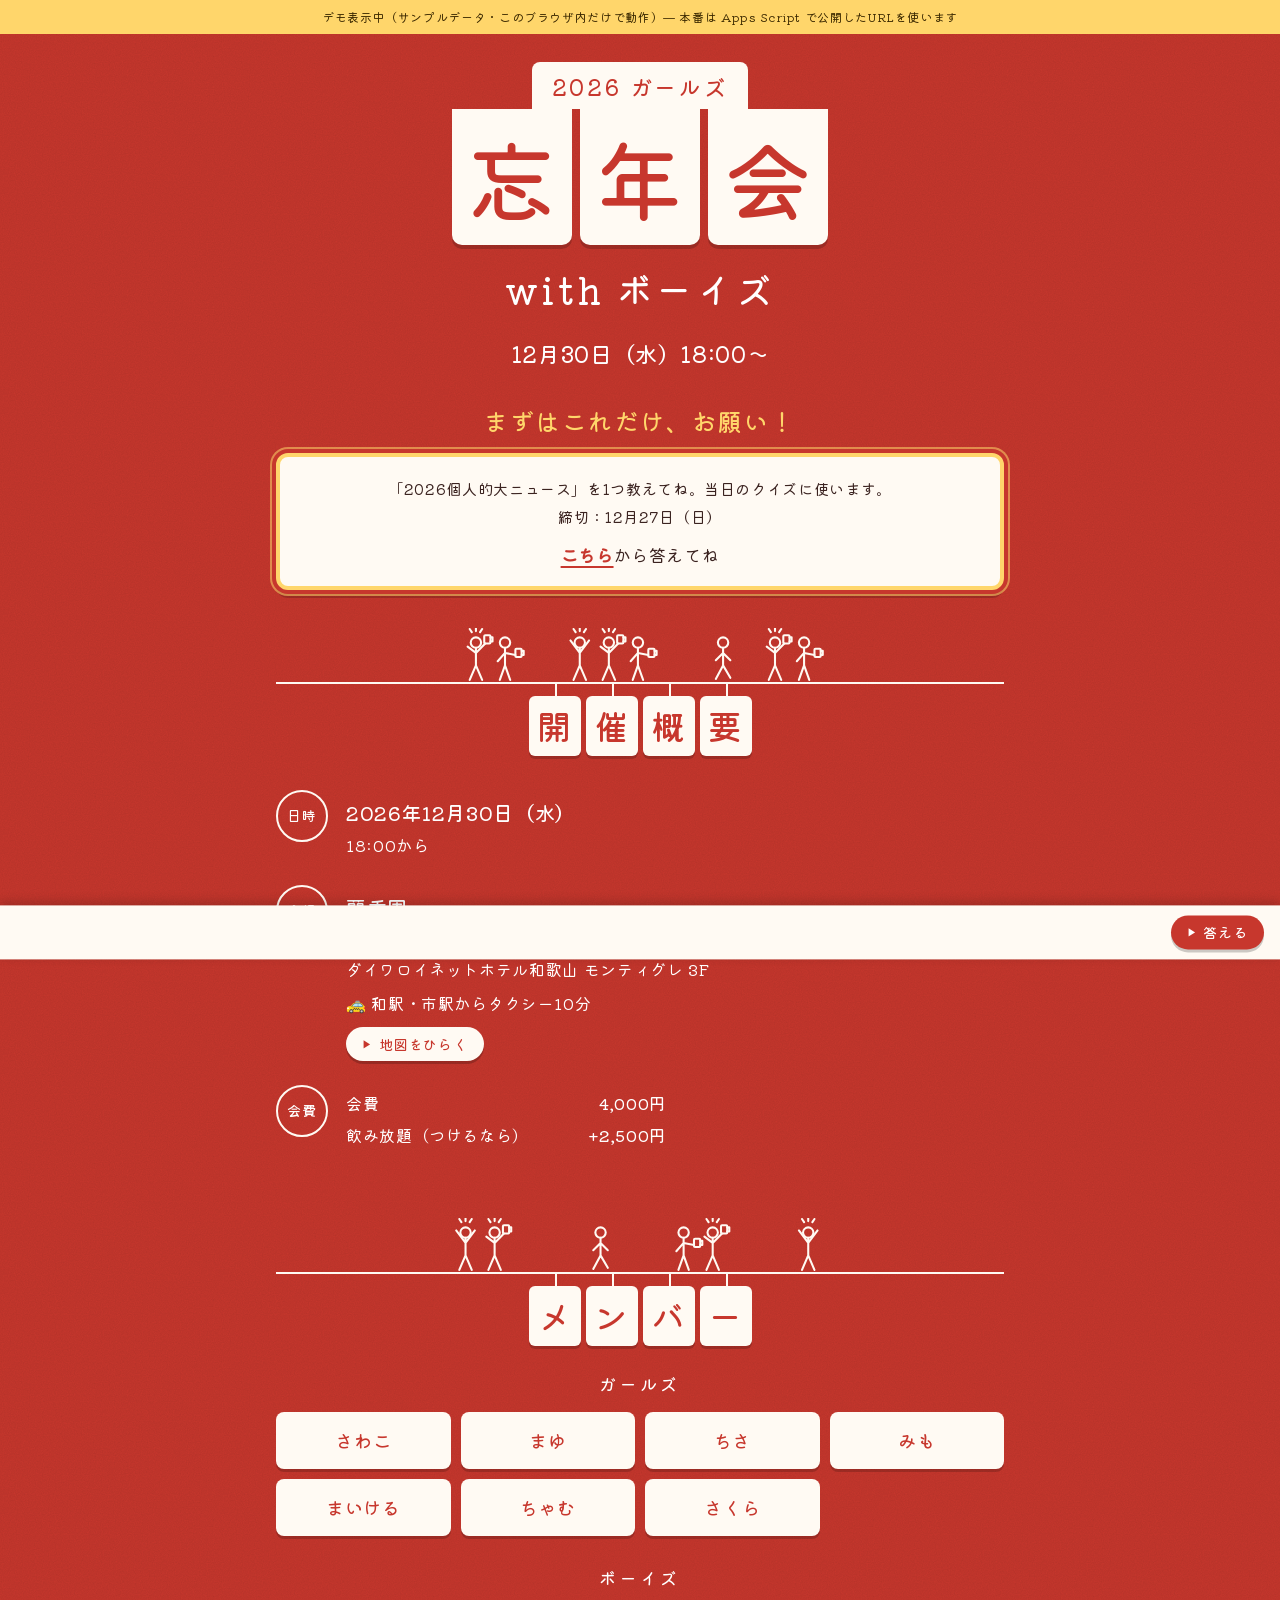
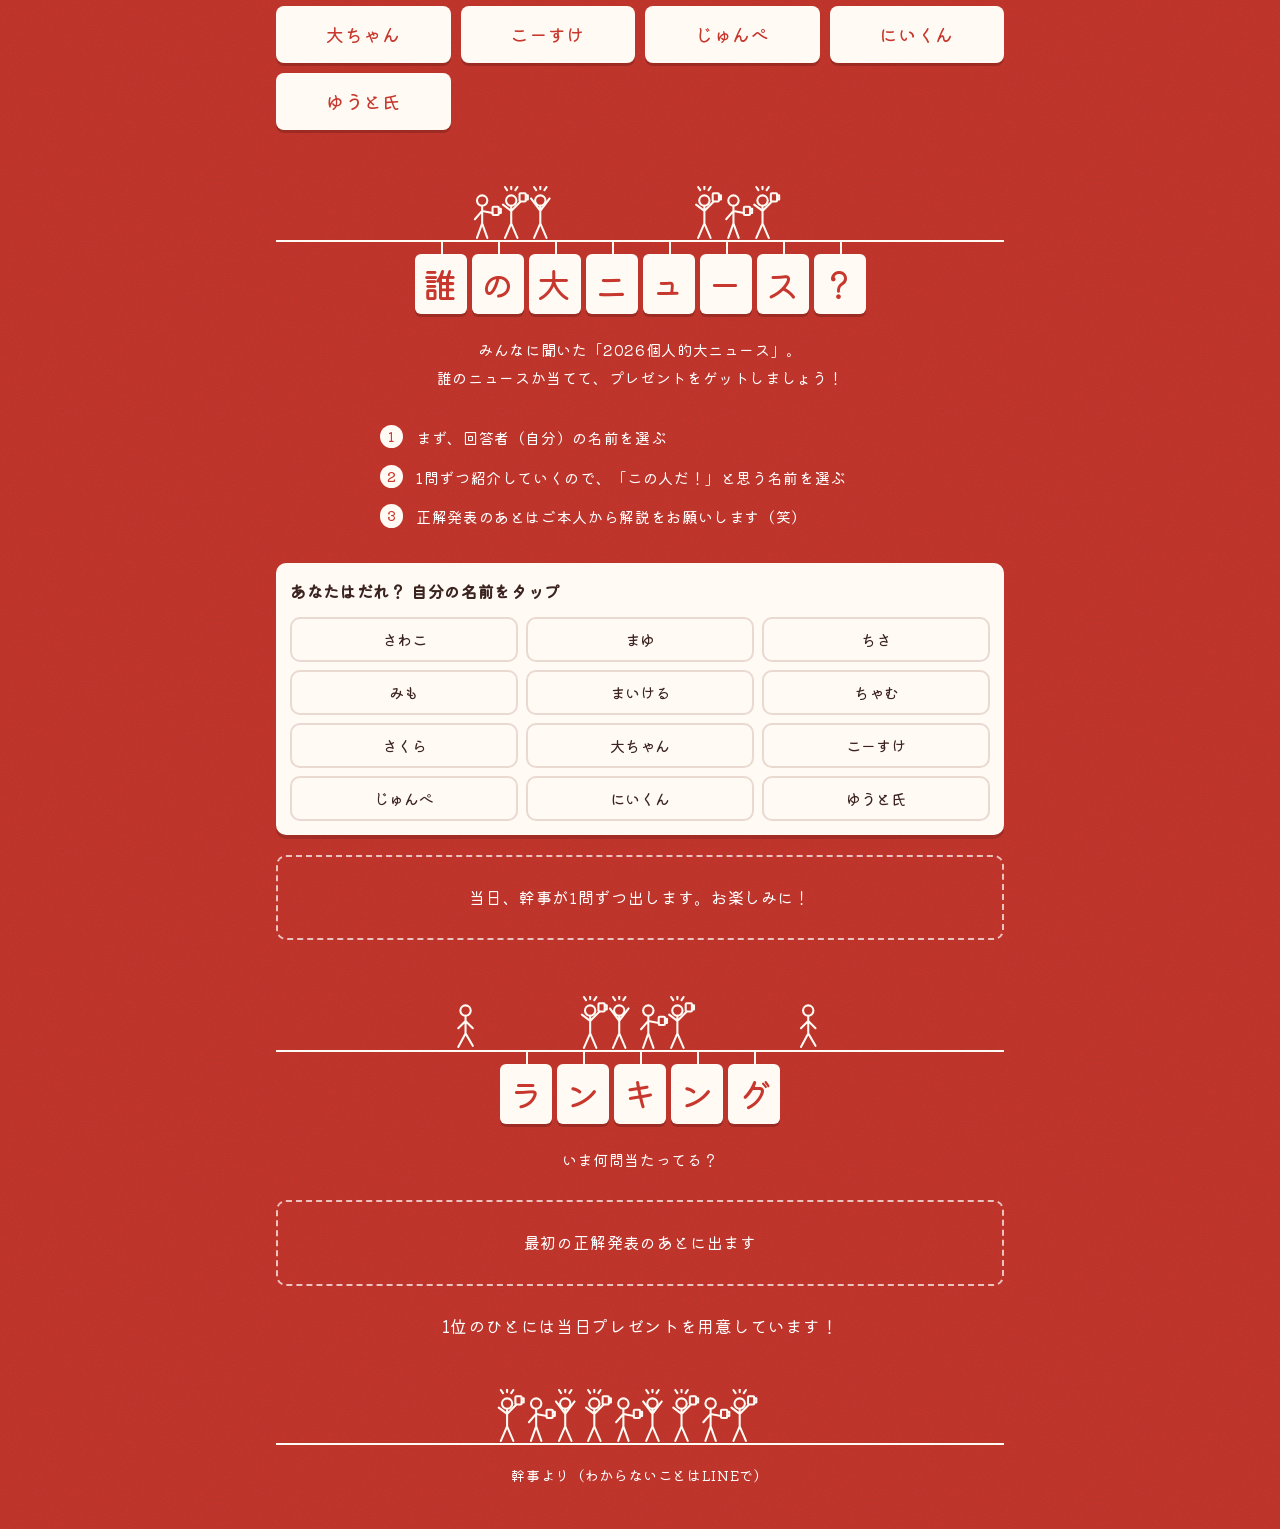
<file: bonenkai2026/index.html>
<!DOCTYPE html>
<html lang="ja">
<head>
<meta charset="utf-8">
<meta name="viewport" content="width=device-width, initial-scale=1">
<title>ガールズ忘年会2026</title>
<link rel="preconnect" href="https://fonts.googleapis.com">
<link href="https://fonts.googleapis.com/css2?family=Kiwi+Maru:wght@400;500&display=swap" rel="stylesheet">
<style>
:root{
  --aka:#c7372d; --aka-d:#a92a22; --shiro:#fffaf3; --ink:#3b2320; --sub:#86655e; --rule:#ead9d1; --pale:#f6ebe6;
  --gold:#ffd66b; --ok:#2e8b57; --ng:#c7372d;
  --font:"Kiwi Maru",serif;
}
*{box-sizing:border-box}
[hidden]{display:none!important}
html{scroll-behavior:smooth}
body{margin:0;font-family:var(--font);color:#fff;line-height:1.85;word-break:auto-phrase;-webkit-text-size-adjust:100%;letter-spacing:.04em;
  background-color:var(--aka);
  background-image:url("data:image/svg+xml,%3Csvg xmlns='http://www.w3.org/2000/svg' width='220' height='220'%3E%3Cfilter id='n'%3E%3CfeTurbulence type='fractalNoise' baseFrequency='.85' numOctaves='3' stitchTiles='stitch'/%3E%3CfeColorMatrix values='0 0 0 0 0  0 0 0 0 0  0 0 0 0 0  0 0 0 .09 0'/%3E%3C/filter%3E%3Crect width='100%25' height='100%25' filter='url(%23n)'/%3E%3C/svg%3E")}
.wrap{max-width:760px;margin:0 auto;padding:0 16px}
a{color:inherit}
.hand{font-family:var(--font)}
.note{font-size:14px;color:var(--sub)}
.lead{text-align:center;margin:0 0 26px;font-size:15px}

/* ---- 白い札の見出し ---- */
.tiles{display:flex;justify-content:center;gap:5px;margin:0 0 22px;padding:0;font-weight:500;flex-wrap:nowrap}
.tiles span{position:relative;display:grid;place-items:center;width:clamp(34px,10vw,52px);height:clamp(40px,11.5vw,60px);
  background:var(--shiro);color:var(--aka);border-radius:6px;font-size:clamp(22px,6.6vw,34px);line-height:1;box-shadow:0 3px 0 rgba(0,0,0,.18)}
.tiles span::before{content:"";position:absolute;top:-12px;left:50%;width:2px;height:12px;background:var(--shiro)}

/* ---- 棒人間の地面 ---- */
.ground{display:block;width:100%;height:56px;border-bottom:2px solid var(--shiro);margin-bottom:12px}
.ground svg{display:block;width:100%;height:100%}

section{padding:8px 0 48px}

/* ---- ヘッダー ---- */
.top{text-align:center;padding:28px 0 0}
.banner{display:inline-block;background:var(--shiro);color:var(--aka);font-weight:500;font-size:clamp(17px,5vw,22px);padding:4px 20px 2px;border-radius:8px 8px 0 0;letter-spacing:.12em}
.big-tiles{display:flex;justify-content:center;gap:8px;margin:0 0 10px}
.big-tiles span{display:grid;place-items:center;width:clamp(78px,24vw,120px);height:clamp(88px,27vw,136px);background:var(--shiro);color:var(--aka);
  border-radius:0 0 10px 10px;font-size:clamp(54px,17vw,88px);font-weight:500;line-height:1;box-shadow:0 4px 0 rgba(0,0,0,.18)}
.with{font-size:clamp(24px,7.4vw,36px);font-weight:500;margin:6px 0 14px;letter-spacing:.1em}
.with small{font-size:.6em}
.hero-info{font-size:17px;line-height:1.7;margin:0 0 6px}
.hero-info b{font-size:22px;font-weight:500}
.days{margin:4px 0 18px;font-size:16px}
.days b{font-size:26px;font-weight:500;color:var(--gold)}

/* ---- アンケート ---- */
.ask-ttl{margin:26px 0 10px;font-size:clamp(20px,6vw,24px);font-weight:500;color:var(--gold);letter-spacing:.08em}
.ask{position:relative;background:var(--shiro);color:var(--ink);border:4px solid var(--gold);border-radius:12px;padding:18px 18px 16px;margin:0 0 30px;text-align:center;
  box-shadow:0 0 0 4px var(--aka),0 0 0 6px rgba(255,214,107,.55),0 8px 0 rgba(0,0,0,.18)}
.ask p{margin:0 0 8px;font-size:15px}
.ask a{font-weight:500;color:var(--aka);text-underline-offset:4px;text-decoration-thickness:2px}

/* ---- ボタン（白いピル） ---- */
.btn{display:inline-flex;align-items:center;justify-content:center;gap:6px;border:0;border-radius:999px;padding:11px 26px;font:500 16px var(--font);letter-spacing:.06em;cursor:pointer;text-decoration:none;
  background:var(--shiro);color:var(--aka);box-shadow:0 3px 0 rgba(0,0,0,.2);transition:transform .08s,box-shadow .08s}
.btn::before{content:"▶";font-size:.7em}
.btn:active{transform:translateY(2px);box-shadow:0 1px 0 rgba(0,0,0,.2)}
.btn:disabled{opacity:.4;cursor:not-allowed}
.btn.sub{background:transparent;color:var(--sub);box-shadow:inset 0 0 0 2px var(--rule)}
.btn.sub::before{content:none}
.btn.wide{width:100%;padding:14px}
.btn.sm{padding:7px 16px;font-size:14px}
.card .btn:not(.sub), .sheet .btn:not(.sub), .bar .btn{background:var(--aka);color:#fff}
.linkbtn{background:none;border:0;color:var(--aka);font:500 14px var(--font);text-decoration:underline;cursor:pointer;padding:4px}

/* ---- 白いカード ---- */
.card,.q,.who,.rank{background:var(--shiro);color:var(--ink);border-radius:10px;box-shadow:0 4px 0 rgba(0,0,0,.15)}

/* ---- 開催概要 ---- */
.facts{margin:0;padding:0}
.fact{display:grid;grid-template-columns:56px 1fr;gap:14px;align-items:start;padding:12px 0}
.fact dt{width:52px;height:52px;border:2px solid var(--shiro);border-radius:50%;display:grid;place-items:center;font-size:14px;font-weight:500}
.fact dd{margin:0;padding-top:4px}
.fact .big{font-size:20px;font-weight:500}
.yen{display:grid;grid-template-columns:1fr auto;gap:2px 14px;max-width:320px}
.yen span:nth-child(even){text-align:right;font-weight:500}
.wallet{margin-top:10px;padding:8px 12px;border:1.5px dashed rgba(255,255,255,.7);border-radius:8px;font-size:15px}
.fact .note,.taxi .note{color:#fde3dc}
.taxi{margin:16px 0 0;font-size:15px;text-align:center}
.map{margin-top:8px}

/* ---- メンバー ---- */
.grp{text-align:center;font-weight:500;margin:26px 0 12px;font-size:17px;letter-spacing:.2em}
.grp:first-child{margin-top:0}
.grid{display:grid;gap:10px;grid-template-columns:repeat(3,1fr)}
@media(min-width:620px){.grid{grid-template-columns:repeat(4,1fr)}}
.pairs{display:grid;gap:14px}
@media(min-width:620px){.pairs{grid-template-columns:repeat(2,1fr)}}
.pair{display:grid;grid-template-columns:1fr auto 1fr;align-items:center;border:2px solid rgba(255,255,255,.6);border-radius:12px;padding:12px 8px}
.pair .amp{font-size:20px;padding:0 2px}
.mem{text-align:center;background:var(--shiro);color:var(--aka);border-radius:8px;padding:12px 6px;box-shadow:0 3px 0 rgba(0,0,0,.18)}
.mem .nm{font-weight:500;font-size:18px}
.mem .hito{font-size:13px;line-height:1.5;color:var(--sub)}

/* ---- クイズ ---- */
.rules{margin:0 auto 26px;padding:0;list-style:none;counter-reset:r;max-width:520px}
.rules li{counter-increment:r;padding:6px 0 6px 2.4em;position:relative;font-size:15px}
.rules li::before{content:counter(r);position:absolute;left:0;top:7px;width:1.8em;height:1.8em;border-radius:50%;background:var(--shiro);color:var(--aka);font-size:13px;display:grid;place-items:center;font-weight:500}
.rules small{color:var(--gold)}
.who{padding:14px;margin-bottom:20px}
.who .row{display:flex;align-items:center;gap:10px}
.faces{display:grid;grid-template-columns:repeat(3,1fr);gap:8px;margin-top:10px}
.face{background:var(--shiro);border:2px solid var(--rule);border-radius:10px;padding:10px 4px;cursor:pointer;font:500 15px var(--font);color:var(--ink)}
.face[aria-pressed=true]{border-color:var(--aka);background:var(--aka);color:#fff}
.face:disabled{opacity:.3;cursor:not-allowed}
.q{padding:18px 16px;margin-bottom:16px}
.q.open{outline:3px solid var(--gold);outline-offset:-3px}
.q .qno{font-weight:500;color:var(--aka)}
.q .state{float:right;font-size:13px;color:var(--sub)}
.q.open .state{color:var(--aka)}
.q .news{font-size:clamp(18px,4.8vw,21px);font-weight:500;margin:8px 0 12px;line-height:1.65}
.q .msg{background:var(--pale);border-radius:8px;padding:10px 12px}
.q .decide{margin-top:12px}
.q .decide .warn{text-align:center;font-size:14px;color:var(--aka);margin-top:6px}
.q .meta{font-size:13px;color:var(--sub);margin-top:10px}
.ans{margin-top:12px}
.ans .lbl{font-size:13px;color:var(--sub)}
.ans .who2{font-size:24px;font-weight:500;line-height:1.3}
.verdict{font-size:22px;font-weight:500;margin-top:2px}
.verdict.o{color:var(--ok)} .verdict.x{color:var(--ng)}
.votes{margin-top:12px;font-size:14px}
.vrow{display:grid;grid-template-columns:5.5em 1fr 2.4em;gap:8px;align-items:center;margin:3px 0}
.vbar{height:10px;border-radius:5px;background:var(--pale);overflow:hidden}
.vbar i{display:block;height:100%;background:#c9b3ab}
.vrow.hit .vbar i{background:var(--aka)}
.vrow.hit{font-weight:500;color:var(--aka)}
.talk{margin-top:12px;font-size:17px;color:var(--aka)}
.pop{animation:pop .7s ease-out}
@keyframes pop{0%{transform:scale(.96)}40%{transform:scale(1.03)}100%{transform:scale(1)}}
.empty{text-align:center;padding:26px 12px;border:2px dashed rgba(255,255,255,.7);border-radius:10px}
details.past{margin-top:8px}
details.past summary{cursor:pointer;padding:8px 0;text-align:center}

/* ---- ランキング ---- */
.rank{padding:8px 14px}
.rank ol{list-style:none;margin:0;padding:0}
.rank li{display:flex;align-items:center;gap:10px;padding:8px 0;border-bottom:1.5px dashed var(--rule)}
.rank li:last-child{border-bottom:0}
.rank .pos{width:2.4em;font-weight:500;color:var(--sub)}
.rank li.top .pos{color:var(--aka)}
.rank li.me{background:#fff3c4;margin:0 -14px;padding:8px 14px}
.rank .sc{margin-left:auto;font-weight:500}
.rank details summary{cursor:pointer;color:var(--sub);padding:8px 0}
.prize{margin-top:24px;text-align:center;font-size:17px}
.prize p{margin:0}
.prize .note{color:#fde3dc}

/* ---- 下部バー ---- */
.bar{position:fixed;left:0;right:0;bottom:0;z-index:20;padding:10px 16px calc(10px + env(safe-area-inset-bottom));background:var(--shiro);color:var(--ink);
  display:flex;align-items:center;gap:10px;transform:translateY(110%);transition:transform .25s;box-shadow:0 -3px 10px rgba(0,0,0,.18)}
.bar.show{transform:none}
.bar .t{flex:1;font-size:15px;line-height:1.4}
body.has-bar footer{padding-bottom:96px}

/* ---- 決定シート ---- */
.sheet-bg{position:fixed;inset:0;background:rgba(40,15,12,.5);z-index:40;display:none;align-items:flex-end;justify-content:center}
.sheet-bg.show{display:flex}
.sheet{background:var(--shiro);color:var(--ink);width:100%;max-width:520px;border-radius:16px 16px 0 0;padding:22px 18px calc(22px + env(safe-area-inset-bottom));text-align:center}
.sheet .nm{font-size:30px;font-weight:500;margin:6px 0}
.sheet .warn{color:var(--aka);font-size:14px;margin:6px 0 14px}
.sheet .btns{display:grid;grid-template-columns:1fr 2fr;gap:10px}

/* ---- 幹事パネル ---- */
.admin{background:#2b1714;color:#f6efe3;padding:28px 0 80px}
.admin h2{color:var(--gold);font-size:20px;margin:0 0 12px;font-weight:500}
.admin input{font:500 16px var(--font);padding:8px 12px;border-radius:8px;border:0;width:120px}
.admin .btn.sub{color:#f6efe3;box-shadow:inset 0 0 0 2px #6b4a42}
.aq{background:#3d231f;border-radius:10px;padding:12px;margin:10px 0}
.aq .own{color:var(--gold);font-weight:500}
.aq .epi{font-size:14px;color:#dcc6bd;margin-top:4px}
.aq .ctl{display:flex;gap:8px;margin-top:10px;flex-wrap:wrap}
.st{font-size:12px;padding:2px 8px;border-radius:999px;background:#5e3a33;margin-left:6px}
body.admin-mode main,body.admin-mode header,body.admin-mode footer,body.admin-mode .bar{display:none!important}
body.admin-mode .admin{min-height:100vh;padding-top:20px}
.ahead{display:flex;align-items:center;justify-content:space-between;gap:10px;margin-bottom:12px}
.ahead h2{margin:0}
.now{background:var(--shiro);color:var(--ink);border-radius:14px;padding:18px 16px;margin-bottom:14px}
.now .lbl{font-size:13px;color:var(--sub)}
.now .qn{font-size:22px;font-weight:500;color:var(--aka)}
.now .nw{font-size:clamp(19px,5vw,23px);font-weight:500;line-height:1.6;margin:6px 0 12px}
.prog{height:12px;border-radius:6px;background:var(--pale);overflow:hidden;margin:6px 0 4px}
.prog i{display:block;height:100%;background:var(--aka);transition:width .3s}
.now .cnt{font-size:15px}
.now .cnt b{font-size:24px;color:var(--aka)}
.peek{margin-top:10px;font-size:14px}
.peek summary{cursor:pointer;color:var(--sub)}
.now .owner{font-size:26px;font-weight:500;color:var(--aka)}
.now .epi{background:var(--pale);border-radius:8px;padding:8px 10px;margin-top:8px;font-size:15px}
.now .big{margin-top:14px}
.now .big .btn{width:100%;padding:16px;font-size:18px}
.now .hint{font-size:13px;color:var(--sub);text-align:center;margin-top:6px}
.adet{background:#3d231f;border-radius:10px;padding:10px 12px;margin-top:10px}
.adet summary{cursor:pointer;font-weight:500}
.arank{background:#3d231f;border-radius:10px;padding:10px 12px;margin-top:10px;font-size:15px}
.arank ol{margin:6px 0 0;padding:0;list-style:none}
.toadmin{position:fixed;right:12px;top:12px;z-index:30;background:#2b1714!important;color:#fff!important}

.toast{position:fixed;left:50%;bottom:90px;transform:translateX(-50%);background:var(--ink);color:#fff;padding:12px 18px;border-radius:10px;z-index:60;
  max-width:calc(100% - 32px);visibility:hidden;opacity:0;transition:opacity .2s}
.toast.show{visibility:visible;opacity:1}
.demo{background:var(--gold);color:#3d2a00;text-align:center;font-size:12px;padding:6px 12px}
footer{text-align:center;font-size:14px;padding:0 16px 40px}
footer .ground{margin-bottom:18px}
@media (prefers-reduced-motion:reduce){*{animation:none!important;transition:none!important}}
</style>
</head>
<body>
<div id="demoBar" class="demo" hidden>デモ表示中（サンプルデータ・このブラウザ内だけで動作）— 本番は Apps Script で公開したURLを使います</div>

<header class="top"><div class="wrap">
  <div class="banner">2026 ガールズ</div>
  <h1 class="big-tiles" aria-label="2026 ガールズ忘年会 with ボーイズ"><span>忘</span><span>年</span><span>会</span></h1>
  <p class="with">with ボーイズ</p>
  <p class="hero-info"><b>12月30日（水）18:00〜</b></p>
  <div id="askWrap" hidden>
    <p class="ask-ttl">まずはこれだけ、お願い！</p>
    <div class="ask">
      <p>「2026個人的大ニュース」を1つ教えてね。当日のクイズに使います。<br>締切：12月27日（日）</p>
      <div id="askAction"></div>
    </div>
  </div>
</div></header>

<main>
<!-- INFO -->
<section id="info"><div class="wrap">
  <div class="ground" data-ground="1"></div>
  <h2 class="tiles" data-t="開催概要"></h2>
  <dl class="facts">
    <div class="fact"><dt>日時</dt><dd><div class="big">2026年12月30日（水）</div>18:00から</dd></div>
    <div class="fact"><dt>会場</dt><dd><div class="big">蘭香園</div>和歌山市七番丁26-1<br>ダイワロイネットホテル和歌山 モンティグレ 3F
      <div style="margin-top:4px">🚕 和駅・市駅からタクシー10分</div>
      <div class="map"><a class="btn sm" target="_blank" rel="noopener" href="https://www.google.com/maps/search/?api=1&query=%E5%92%8C%E6%AD%8C%E5%B1%B1%E5%B8%82%E4%B8%83%E7%95%AA%E4%B8%8126-1">地図をひらく</a></div></dd></div>
    <div class="fact"><dt>会費</dt><dd>
      <div class="yen"><span>会費</span><span>4,000円</span><span>飲み放題（つけるなら）</span><span>+2,500円</span></div>
    </dd></div>
  </dl>
</div></section>

<!-- MEMBERS -->
<section id="members"><div class="wrap">
  <div class="ground" data-ground="2"></div>
  <h2 class="tiles" data-t="メンバー"></h2>
  <div id="memberList"></div>
</div></section>

<!-- QUIZ -->
<section id="quiz"><div class="wrap">
  <div class="ground" data-ground="3"></div>
  <h2 class="tiles" data-t="誰の大ニュース？"></h2>
  <p class="lead">みんなに聞いた「2026個人的大ニュース」。<br>誰のニュースか当てて、プレゼントをゲットしましょう！</p>
  <ol class="rules">
    <li>まず、回答者（自分）の名前を選ぶ</li>
    <li>1問ずつ紹介していくので、「この人だ！」と思う名前を選ぶ</li>
    <li>正解発表のあとはご本人から解説をお願いします（笑）</li>
  </ol>
  <div class="who" id="who"></div>
  <div id="qlist"><div class="empty">読み込み中…</div></div>
</div></section>

<!-- RANKING -->
<section id="ranking"><div class="wrap">
  <div class="ground" data-ground="4"></div>
  <h2 class="tiles" data-t="ランキング"></h2>
  <p class="lead">いま何問当たってる？</p>
  <div id="rankBox"><div class="empty">最初の正解発表のあとに出ます</div></div>
  <div class="prize">
    <p>1位のひとには当日プレゼントを用意しています！</p>
  </div>
</div></section>
</main>

<footer><div class="wrap"><div class="ground" data-ground="5"></div></div><div id="footer"></div></footer>

<!-- ADMIN -->
<section class="admin" id="admin" hidden><div class="wrap">
  <div class="ahead"><h2>幹事パネル</h2><button class="btn sm sub" id="toPlayer" hidden>参加者画面へ</button></div>
  <div id="adminLogin">
    PIN：<input id="pin" type="password" inputmode="numeric"> <button class="btn sm" id="pinBtn">ログイン</button>
  </div>
  <div id="adminBody" hidden>
    <div id="now"></div>
    <div id="aRank"></div>
    <details class="adet"><summary>問題一覧</summary><div id="adminList"></div></details>
    <details class="adet"><summary>準備（アンケート締切後に1回だけ）</summary>
      <p style="font-size:14px;color:#dcc6bd;margin:8px 0">フォームの回答から12問を作ります（順番はシャッフル）。<br>※やり直すと、それまでの回答はすべて消えます。</p>
      <button class="btn sm sub" id="buildBtn">フォームの回答から問題を作成</button>
    </details>
  </div>
</div></section>
<button class="btn sm toadmin" id="toAdmin" hidden>幹事画面へ</button>

<div class="bar" id="bar"><div class="t" id="barText"></div><button class="btn sm" id="barBtn">答える</button></div>

<div class="sheet-bg" id="sheetBg"><div class="sheet" role="dialog" aria-modal="true">
  <div id="sheetBody"></div>
  <div class="warn">決定したら、あとから変えられません</div>
  <div class="btns"><button class="btn sub" id="sheetNo">やめる</button><button class="btn" id="sheetYes">これで決定</button></div>
</div></div>

<script>
/* 見出しを1文字ずつ白い札に */
document.querySelectorAll('.tiles[data-t]').forEach(h=>{
  h.setAttribute('aria-label',h.dataset.t);
  h.innerHTML=[...h.dataset.t].map(c=>`<span aria-hidden="true">${c}</span>`).join('');
});
/* 乾杯する棒人間（白い線画） */
(function(){
  const S='stroke="#fffaf3" stroke-width="2" fill="none" stroke-linecap="round" stroke-linejoin="round"';
  const mug=(x,y)=>`<rect x="${x}" y="${y}" width="6" height="8" rx="1" ${S}/><path d="M${x+6},${y+2} h2 v4 h-2" ${S}/>`;
  const fig={
    cheers:x=>`<g transform="translate(${x},4)"><circle cx="12" cy="10" r="5" ${S}/><path d="M12,15 V32 M12,32 L6,46 M12,32 L18,46 M12,20 L4,14 M12,20 L21,11" ${S}/>${mug(20,3)}<path d="M8,0 l-2,-3 M12,-1 v-3 M16,0 l2,-3" ${S}/></g>`,
    hold:x=>`<g transform="translate(${x},4)"><circle cx="12" cy="10" r="5" ${S}/><path d="M12,15 V32 M12,32 L7,46 M12,32 L17,46 M12,20 L22,22 M12,20 L5,28" ${S}/>${mug(22,16)}</g>`,
    banzai:x=>`<g transform="translate(${x},4)"><circle cx="12" cy="10" r="5" ${S}/><path d="M12,15 V32 M12,32 L6,46 M12,32 L18,46 M12,20 L3,8 M12,20 L21,8" ${S}/><path d="M8,0 l-2,-3 M12,-1 v-3 M16,0 l2,-3" ${S}/></g>`,
    walk:x=>`<g transform="translate(${x},4)"><circle cx="12" cy="10" r="5" ${S}/><path d="M12,15 V32 M12,32 L5,45 M12,32 L19,44 M12,20 L5,27 M12,20 L19,27" ${S}/></g>`,
  };
  const L={
    1:[['cheers',30],['hold',58],['banzai',130],['cheers',158],['hold',186],['walk',268],['cheers',318],['hold',346]],
    2:[['banzai',20],['cheers',48],['walk',150],['hold',230],['cheers',258],['banzai',350]],
    3:[['hold',36],['cheers',64],['banzai',92],['cheers',250],['hold',278],['cheers',306]],
    4:[['walk',20],['cheers',140],['banzai',168],['hold',196],['cheers',224],['walk',350]],
    5:[['cheers',60],['hold',88],['banzai',116],['cheers',144],['hold',172],['banzai',200],['cheers',228],['hold',256],['cheers',284]],
  };
  document.querySelectorAll('[data-ground]').forEach(g=>{
    const k=g.dataset.ground;
    g.innerHTML=`<svg viewBox="0 0 400 52" preserveAspectRatio="xMidYMax meet" aria-hidden="true">${(L[k]||[]).map(([t,x])=>fig[t](x)).join('')}</svg>`;
  });
})();
</script>


<div class="toast" id="toast" role="status"></div>

<script>
/* ===================== ここを幹事が書き換える ===================== */
// 事前アンケート（Googleフォーム）の回答用URL。空なら「LINEで送ったフォームから」と表示
const FORM_URL = 'https://docs.google.com/forms/d/e/1FAIpQLSf5rnH1q7Onn-BIbvdvVOCln1CHeCoc9CmxR3fgyahd_k76ZA/viewform';
// 幹事の名前（フッターに表示）。空なら「幹事より」
const KANJI = '';
// 待ち合わせ。決まったら例：'JR和歌山駅 中央口に17:40集合！'（空なら「LINEで決めよう」）
const MEET = '';
// 夫婦の組み合わせ [妻, 夫]。入れるとメンバー紹介がペア表示になります
const PAIRS = [
  // ['さわこ', '大ちゃん'],
];
// メンバー。hito＝カードに出す「ひとこと」（空なら非表示）
const MEMBERS = [
  {name:'さわこ', g:'f', hito:''},
  {name:'まゆ', g:'f', hito:''},
  {name:'ちさ', g:'f', hito:''},
  {name:'みも', g:'f', hito:''},
  {name:'まいける', g:'f', hito:''},
  {name:'ちゃむ', g:'f', hito:''},
  {name:'さくら', g:'f', hito:''},
  {name:'大ちゃん', g:'m', hito:''},
  {name:'こーすけ', g:'m', hito:''},
  {name:'じゅんぺ', g:'m', hito:''},
  {name:'にいくん', g:'m', hito:''},
  {name:'ゆうと氏', g:'m', hito:''},
];
/* ================================================================ */
MEMBERS.forEach(m=>{ m.key=m.name; });   // Code.gs の MEMBERS と同じ表記
const byKey=Object.fromEntries(MEMBERS.map(m=>[m.key,m]));

/* ===================== オリジナルのイラスト（SVG） ===================== */
// イラストはなし（名前のみ表示）
function avatar(){ return ''; }

/* ===================== 共通 ===================== */
const $=s=>document.querySelector(s);
function esc(s){return String(s??'').replace(/[&<>"']/g,c=>({'&':'&amp;','<':'&lt;','>':'&gt;','"':'&quot;',"'":'&#39;'}[c]))}
function toast(msg){const t=$('#toast');t.textContent=msg;t.classList.add('show');clearTimeout(t._t);t._t=setTimeout(()=>t.classList.remove('show'),2600)}
function lsGet(k){try{return localStorage.getItem(k)}catch(e){return null}}
function lsSet(k,v){try{localStorage.setItem(k,v)}catch(e){}}
// 日本時間の日付（YYYY-MM-DD）
function jstDate(d){return new Date(d.getTime()+9*36e5).toISOString().slice(0,10)}

/* ===================== 上部：あと◯日・アンケート・待ち合わせ・フッター ===================== */
(function(){
  const now=new Date(), today=jstDate(now), PARTY='2026-12-30';
  const daysLeft=Math.round((Date.parse(PARTY)-Date.parse(today))/864e5);
  if(now < new Date('2026-12-28T00:00:00+09:00')){
    $('#askWrap').hidden=false;
    $('#askAction').innerHTML = FORM_URL
      ? `<p class="hand" style="margin:0;font-size:17px"><a href="${esc(FORM_URL)}" target="_blank" rel="noopener" style="font-weight:700">こちら</a>から答えてね</p>`
      : `<p class="hand" style="margin:0;font-size:17px">LINEで送ったフォームから答えてね</p>`;
  }
  if(MEET && $('#meetText')) $('#meetText').textContent=MEET;
  const f=$('#footer'); f.textContent=(KANJI?`幹事：${KANJI}`:'幹事より')+'（わからないことはLINEで）';
})();

/* ===================== メンバー紹介 ===================== */
function mem(m){return `<div class="mem">${avatar(m)}<div class="nm">${esc(m.name)}</div>${m.hito?`<div class="hito">${esc(m.hito)}</div>`:''}</div>`}
(function(){
  const ok=PAIRS.filter(p=>byKey[p[0]]&&byKey[p[1]]), used=new Set(ok.flat());
  let h='';
  if(ok.length){
    h+=`<div class="pairs">${ok.map(p=>`<div class="pair">${mem(byKey[p[0]])}<span class="amp">＆</span>${mem(byKey[p[1]])}</div>`).join('')}</div>`;
    const rest=MEMBERS.filter(m=>!used.has(m.key));
    if(rest.length) h+=`<div class="grp" style="margin-top:22px">ほかのメンバー</div><div class="grid">${rest.map(mem).join('')}</div>`;
  }else{
    h+=`<div class="grp">ガールズ</div><div class="grid">${MEMBERS.filter(m=>m.g==='f').map(mem).join('')}</div>`;
    h+=`<div class="grp">ボーイズ</div><div class="grid">${MEMBERS.filter(m=>m.g==='m').map(mem).join('')}</div>`;
  }
  $('#memberList').innerHTML=h;
})();

/* ===================== API（本番：Apps Script / デモ：ローカル） ===================== */
const LIVE = typeof google!=='undefined' && google.script && google.script.run;
function gas(fn,...args){return new Promise((res,rej)=>google.script.run.withSuccessHandler(res).withFailureHandler(e=>rej(new Error(e.message||e)))[fn](...args))}

const Demo=(()=>{
  // テスト用エピソード（本番は Googleフォームの回答を使います）
  const SAMPLE={'さわこ':'韓国でスマホをなくして爆泣き、１日騒いだのにカバンから出てきた','まゆ':'ダイエット中にインフルにかかる一気に３キロやせた','ちさ':'難しい資格に合格した！',
    'みも':'新しいカメラを買ったら貯金の半分が飛んだ','まいける':'てんぷら油と間違えてお酢で揚げ物をしようとした','ちゃむ':'大いに酔っ払った','さくら':'PCのウイルス感染',
    '大ちゃん':'海外旅行で体調不良','こーすけ':'海外旅行で大熱','じゅんぺ':'職場でインフル大発生、自分は生き残った','にいくん':'久しぶりにサッカーをしたら肉離れした','ゆうと氏':'運動会で全力疾走して三日間筋肉痛'};
  const K='bonenkai_demo3';
  const load=()=>{try{return JSON.parse(lsGet(K))}catch(e){return null}};
  const save=s=>lsSet(K,JSON.stringify(s));
  function init(){const keys=MEMBERS.map(m=>m.key).sort(()=>Math.random()-.5);
    const s={qs:keys.map((k,i)=>({no:i+1,owner:k,news:SAMPLE[k],status:'hidden',episode:'（デモ）本人に聞いてみよう'})),as:[]};save(s);return s}
  const st=()=>load()||init();
  function ranking(s){const sc={};MEMBERS.forEach(m=>sc[m.key]=0);
    s.as.forEach(a=>{const q=s.qs.find(q=>q.no===a.no);if(q&&q.status==='revealed'&&q.owner===a.guess)sc[a.player]++});
    return MEMBERS.map(m=>({name:m.key,score:sc[m.key]})).sort((a,b)=>b.score-a.score)}
  function votes(s,no){const v={};s.as.filter(a=>a.no===no).forEach(a=>v[a.guess]=(v[a.guess]||0)+1);return v}
  return{
    getState(player){const s=st();return{questions:s.qs.map(q=>{const mine=s.as.find(a=>a.player===player&&a.no===q.no);const rev=q.status==='revealed';const v=votes(s,q.no);
      return{no:q.no,news:q.status==='hidden'?null:q.news,status:q.status,owner:rev?q.owner:null,isMine:q.owner===player,myGuess:mine?mine.guess:null,
        answered:s.as.filter(a=>a.no===q.no).length,votes:rev?v:null,correct:rev?(v[q.owner]||0):null}}),ranking:ranking(s)}},
    submitAnswer(player,no,guess){const s=st();const q=s.qs.find(q=>q.no===no);
      if(!q||q.status!=='open')throw new Error('この問題は回答受付中ではありません');
      if(q.owner===player)throw new Error('自分のニュースには回答できません');
      if(s.as.some(a=>a.player===player&&a.no===no))throw new Error('この問題はすでに回答済みです（変更できません）');
      s.as.push({player,no,guess});
      save(s);return this.getState(player)},
    adminGetState(pin){if(pin!=='1230')throw new Error('PINが違います（デモは1230）');const s=st();
      return{questions:s.qs.map(q=>({...q,answered:s.as.filter(a=>a.no===q.no).length,correct:s.as.filter(a=>a.no===q.no&&a.guess===q.owner).length})),ranking:ranking(s)}},
    adminSetStatus(pin,no,status){const s=st();const q=s.qs.find(q=>q.no===no);
      if(status==='revealed'&&q.status!=='open')throw new Error('出題中の問題だけ正解発表できます');
      if(status==='open'){const o=s.qs.find(x=>x.status==='open'&&x.no!==no);if(o)throw new Error(`Q.${o.no} がまだ出題中です。先に正解発表してください`);}
      q.status=status;save(s);return this.adminGetState(pin)},
    adminBuildQuestions(pin){this.adminGetState(pin);init();return{count:12,missing:[]}},
  };
})();
async function api(fn,...args){
  if(LIVE) return gas(fn,...args);
  await new Promise(r=>setTimeout(r,120)); return Demo[fn](...args);
}
if(!LIVE) $('#demoBar').hidden=false;

/* ===================== 自分の名前 ===================== */
let me=lsGet('bonenkai_me')||''; if(!byKey[me]) me='';
let pickingMe=!me;
function renderWho(){
  const w=$('#who');
  if(me && !pickingMe){
    w.innerHTML=`<div class="row">${avatar(byKey[me])}<div style="flex:1"><div class="note">あなた</div><div style="font-weight:900;font-size:19px">${esc(me)}</div></div><button class="linkbtn" id="changeMe">選びなおす</button></div>`;
  }else{
    w.innerHTML=`<div style="font-weight:900">あなたはだれ？ 自分の名前をタップ</div><div class="faces">${MEMBERS.map(m=>`<button class="face" data-me="${esc(m.key)}" aria-pressed="${m.key===me}">${avatar(m)}${esc(m.name)}</button>`).join('')}</div>`;
  }
}
$('#who').addEventListener('click',e=>{
  if(e.target.closest('#changeMe')){pickingMe=true;renderWho();return}
  const b=e.target.closest('[data-me]'); if(!b) return;
  me=b.dataset.me; lsSet('bonenkai_me',me); pickingMe=false; renderWho(); refresh();
});
renderWho();

/* ===================== クイズ ===================== */
let state=null, busy=false;
const pick={};          // 問題No → 選択中の名前（決定前）
const seen={};          // 問題No → 前回見たstatus（正解発表の演出用）
async function refresh(){
  if(busy) return;
  try{ state=await api('getState',me); render(); }catch(e){ console.error(e); }
}
function qCard(q,total,anim){
  let body='';
  if(q.status==='open'){
    if(q.isMine) body=`<div class="msg">これ、あなたのニュース。顔に出さないように…</div>`;
    else if(q.myGuess) body=`<div class="msg">あなたの予想：${esc(q.myGuess)}｜正解発表を待ってね</div>`;
    else if(!me) body=`<div class="msg">上で自分の名前を選ぶと答えられます</div>`;
    else{
      const p=pick[q.no];
      body=`<div class="faces">${MEMBERS.map(m=>`<button class="face" data-q="${q.no}" data-g="${esc(m.key)}" aria-pressed="${p===m.key}" ${m.key===me?'disabled':''}>${avatar(m)}${esc(m.name)}</button>`).join('')}</div>
        <div class="decide">${p?`<button class="btn wide" data-decide="${q.no}">${esc(p)}で決定する</button><div class="warn">決定したら、あとから変えられません</div>`:`<div class="note" style="text-align:center">「この人だ！」と思う名前をタップ</div>`}</div>`;
    }
    body+=`<div class="meta">いま ${q.answered}人が回答ずみ</div>`;
  }else{
    const o=byKey[q.owner], hit=q.myGuess&&q.myGuess===q.owner, n=Object.values(q.votes||{}).reduce((a,b)=>a+b,0);
    const vs=Object.entries(q.votes||{}).sort((a,b)=>b[1]-a[1]);
    body=`<div class="ans">${o?avatar(o):''}<div><div class="lbl">正解は…</div><div class="who2">${esc(q.owner)}</div>
        ${q.isMine?`<div class="note">あなたのニュースでした</div>`:`<div class="verdict ${hit?'o':'x'}">${hit?'◯ 当たり！':'✕ ハズレ…'}</div><div class="note">あなたの予想：${esc(q.myGuess||'答えてない')}</div>`}</div></div>
      <div class="votes"><b>${n}人中${q.correct||0}人が正解</b>${vs.length?`<div style="margin-top:6px">${vs.map(([k,c])=>`<div class="vrow ${k===q.owner?'hit':''}"><span>${esc(k)}</span><span class="vbar"><i style="width:${c/Math.max(1,vs[0][1])*100}%"></i></span><span>${c}票</span></div>`).join('')}</div>`:''}</div>
      <div class="talk">→ ${esc(q.owner)}さん、くわしく聞かせて！</div>`;
  }
  return `<article class="q ${q.status} ${anim?'pop':''}" id="q${q.no}"><span class="state">${q.status==='open'?'いま回答受付中':'正解発表ずみ'}</span>
    <div class="qno">Q.${q.no}<span class="note"> / ${total}</span></div><div class="news">「${esc(q.news)}」</div>${body}</article>`;
}
function render(){
  const all=state?.questions||[], total=all.length;
  const open=all.filter(q=>q.status==='open').sort((a,b)=>a.no-b.no);
  const rev=all.filter(q=>q.status==='revealed').sort((a,b)=>b.no-a.no);   // 新しい順
  const anim=q=>seen[q.no]&&seen[q.no]!==q.status&&q.status==='revealed';
  let h='';
  if(!open.length&&!rev.length) h=`<div class="empty">${total?'当日、幹事が1問ずつ出します。お楽しみに！':'アンケート集計中…当日をお楽しみに！'}</div>`;
  h+=open.map(q=>qCard(q,total,false)).join('');
  if(rev.length){
    h+=qCard(rev[0],total,anim(rev[0]));
    if(rev.length>1) h+=`<details class="past"><summary>これまでの問題（${rev.length-1}問）</summary>${rev.slice(1).map(q=>qCard(q,total,false)).join('')}</details>`;
  }
  const keepOpen=$('#qlist details.past')?.open;
  $('#qlist').innerHTML=h;
  if(keepOpen) $('#qlist details.past').open=true;
  all.forEach(q=>seen[q.no]=q.status);
  renderRank(rev.length>0);
  renderBar(open);
}
function renderRank(show){
  const box=$('#rankBox');
  if(!show){box.innerHTML='<div class="empty">最初の正解発表のあとに出ます</div>';return}
  const rk=state.ranking||[]; let pos=0,prev=null;
  const rows=rk.map((r,i)=>{if(r.score!==prev){pos=i+1;prev=r.score}return{...r,pos}});
  const top=rows[0]?.score||0;
  const li=r=>{const m=byKey[r.name];return `<li class="${r.pos===1&&top>0?'top':''} ${r.name===me?'me':''}"><span class="pos">${r.pos}位</span>${m?avatar(m):''}<span style="font-weight:700">${esc(r.name)}</span><span class="sc">${r.score}問</span></li>`};
  const head=rows.filter(r=>r.pos<=3), mine=rows.find(r=>r.name===me&&r.pos>3);
  const rest=rows.filter(r=>!head.includes(r)&&r!==mine);
  const keepOpen=box.querySelector('details')?.open;
  box.innerHTML=`<div class="rank"><ol>${head.map(li).join('')}${mine?li(mine):''}</ol>
    ${rest.length?`<details ${keepOpen?'open':''}><summary>残り${rest.length}人の順位を見る</summary><ol>${rest.map(li).join('')}</ol></details>`:''}</div>`;
}
function renderBar(open){
  const q=open[0], bar=$('#bar');
  if(!q){bar.classList.remove('show');document.body.classList.remove('has-bar');return}
  let t,btn='答える';
  if(!me){t=`Q.${q.no} 受付中｜まず自分の名前を選んでね`;btn='選ぶ'}
  else if(q.isMine){t=`Q.${q.no} はあなたのニュース。見守ってね`;btn='見る'}
  else if(q.myGuess){t=`Q.${q.no} 回答ずみ（${q.myGuess}）｜発表待ち`;btn='見る'}
  else t=`Q.${q.no} 受付中｜あなた：${me}`;
  $('#barText').textContent=t; $('#barBtn').textContent=btn; $('#barBtn').dataset.no=q.no;
  bar.classList.add('show'); document.body.classList.add('has-bar');
}
$('#barBtn').addEventListener('click',()=>{ const el=me?$('#q'+$('#barBtn').dataset.no):$('#who'); el&&el.scrollIntoView({behavior:'smooth',block:'start'}); });

let sheetNo=null;
$('#qlist').addEventListener('click',e=>{
  const f=e.target.closest('button[data-g]');
  if(f){ pick[f.dataset.q]=f.dataset.g; render(); return; }
  const d=e.target.closest('button[data-decide]');
  if(d){ sheetNo=Number(d.dataset.decide); const g=pick[sheetNo];
    $('#sheetBody').innerHTML=`<div class="note">Q.${sheetNo} の予想</div>${avatar(byKey[g])}<div class="nm">${esc(g)}</div>`;
    $('#sheetBg').classList.add('show'); }
});
function closeSheet(){ $('#sheetBg').classList.remove('show'); sheetNo=null; }
$('#sheetNo').addEventListener('click',closeSheet);
$('#sheetBg').addEventListener('click',e=>{ if(e.target.id==='sheetBg') closeSheet(); });
$('#sheetYes').addEventListener('click',async()=>{
  const no=sheetNo, g=pick[no]; if(!no) return;
  const b=$('#sheetYes'); b.disabled=true; busy=true;
  try{ state=await api('submitAnswer',me,no,g); delete pick[no]; toast('決定しました。発表を待ってね'); }
  catch(err){ toast(err.message); }
  finally{ busy=false; b.disabled=false; closeSheet(); render(); }
});
refresh(); setInterval(refresh,4000);
window.addEventListener('storage',()=>{ if(!LIVE) refresh(); });

/* ===================== 幹事パネル（URLに ?admin=1、またはフッターを5回タップ） ===================== */
let pin='', adminState=null;
function getParams(){ return new Promise(res=>{
  if(LIVE&&google.script.url) google.script.url.getLocation(l=>res(Object.assign({},l.parameters||{},l.parameter||{},(l.hash||'').indexOf('admin')>=0?{admin:'1'}:{})));
  else res(Object.assign(Object.fromEntries(new URLSearchParams(location.search)),location.hash.indexOf('admin')>=0?{admin:'1'}:{})); }); }
function showAdmin(){ document.body.classList.add('admin-mode'); $('#admin').hidden=false; $('#toAdmin').hidden=true; window.scrollTo(0,0); if(!pin) setTimeout(()=>$('#pin').focus(),300); }
function showPlayer(){ document.body.classList.remove('admin-mode'); $('#toAdmin').hidden=false; window.scrollTo(0,0); refresh(); }
getParams().then(p=>{ if(p.admin!==undefined) showAdmin(); });
(()=>{ let n=0,t; $('#footer').addEventListener('click',()=>{ n++; clearTimeout(t); t=setTimeout(()=>n=0,1500); if(n>=5){ n=0; showAdmin(); } }); })();
$('#toPlayer').addEventListener('click',showPlayer);
$('#toAdmin').addEventListener('click',showAdmin);
async function adminLoad(){
  try{ adminRender(await api('adminGetState',pin)); $('#adminLogin').hidden=true; $('#adminBody').hidden=false; $('#toPlayer').hidden=false; }
  catch(e){ toast(e.message); }
}
setInterval(()=>{ if(pin && !$('#adminBody').hidden && document.body.classList.contains('admin-mode')) api('adminGetState',pin).then(adminRender).catch(()=>{}); },4000);
const peekOpen={};
function adminRender(s){
  adminState=s;
  const qs=s.questions||[], label={hidden:'未出題',open:'回答受付中',revealed:'正解発表済み'};
  const open=qs.find(q=>q.status==='open');
  const lastRev=qs.filter(q=>q.status==='revealed').sort((a,b)=>b.no-a.no)[0];
  const next=qs.filter(q=>q.status==='hidden').sort((a,b)=>a.no-b.no)[0];
  const done=qs.filter(q=>q.status==='revealed').length;
  let h='';
  if(!qs.length){
    h=`<div class="now"><div class="nw">まだ問題がありません</div><div class="hint">下の「準備」から、フォームの回答で問題を作成してください</div></div>`;
  }else if(open){
    const pct=Math.round(open.answered/11*100);
    h=`<div class="now"><div class="lbl">いまの問題（${done+1}問目 / 全${qs.length}問）</div><div class="qn">Q.${open.no} 回答受付中</div>
      <div class="nw">「${esc(open.news)}」</div>
      <div class="cnt">回答 <b>${open.answered}</b> / 11人</div><div class="prog"><i style="width:${pct}%"></i></div>
      <details class="peek" ${peekOpen[open.no]?'open':''} data-peek="${open.no}"><summary>こっそり答えを見る（幹事だけ）</summary><div class="owner">→ ${esc(open.owner)}</div>${open.episode?`<div class="epi">💬 ${esc(open.episode)}</div>`:''}</details>
      <div class="big"><button class="btn" data-act="reveal" data-n="${open.no}">正解発表する</button></div>
      <div class="hint">${open.answered<11?`まだ ${11-open.answered}人 が回答していません`:'全員そろいました！'}</div></div>`;
  }else if(lastRev||next){
    const r=lastRev;
    h=`<div class="now">${r?`<div class="lbl">さっきの問題：Q.${r.no}（正解発表ずみ）</div><div class="nw">「${esc(r.news)}」</div>
      <div class="owner">→ ${esc(r.owner)}</div><div class="cnt">11人中 <b>${r.correct}</b>人が正解</div>
      ${r.episode?`<div class="epi">💬 ${esc(r.episode)}</div>`:''}${next?`<div class="hint" style="text-align:left">本人に解説してもらったら、次の問題へ</div>`:''}`:`<div class="nw">準備OK！</div>`}
      <div class="big">${next?`<button class="btn" data-act="open" data-n="${next.no}">次の問題を出題（Q.${next.no}）</button>`:`<div class="nw" style="text-align:center;margin:0">全${qs.length}問おわり！ランキングを発表しよう</div>`}</div></div>`;
  }
  $('#now').innerHTML=h;
  // ランキング（発表済みがあるとき）
  if(done){ const rk=s.ranking||[]; let pos=0,prev=null; const rows=rk.map((r,i)=>{if(r.score!==prev){pos=i+1;prev=r.score}return{...r,pos}}).filter(r=>r.pos<=3);
    $('#aRank').innerHTML=`<div class="arank"><b>いまの上位</b>（${done}問発表ずみ）<ol>${rows.map(r=>`<li>${r.pos}位 ${esc(r.name)}（${r.score}問）</li>`).join('')}</ol></div>`; }
  else $('#aRank').innerHTML='';
  // 一覧（答えは正解発表ずみのものだけ表示）
  $('#adminList').innerHTML=qs.map(q=>`<div class="aq">
    <b>Q.${q.no}</b><span class="st">${label[q.status]}</span> 回答 ${q.answered}/11人${q.status==='revealed'?`・正解 ${q.correct}人`:''}
    ${q.status==='hidden'?'':`<div style="margin-top:6px">「${esc(q.news)}」</div>`}
    ${q.status==='revealed'?`<div class="own">→ ${esc(q.owner)}</div>`:''}
    <div class="ctl">${q.status==='hidden'?`<button class="btn sm" data-act="open" data-n="${q.no}">この問題を出題</button>`:''}
      ${q.status==='open'?`<button class="btn sm" data-act="reveal" data-n="${q.no}">正解発表</button>`:''}
      ${q.status!=='hidden'?`<button class="btn sm sub" data-act="hide" data-n="${q.no}">未出題に戻す</button>`:''}</div></div>`).join('');
}
async function setStatus(no,status){ adminRender(await api('adminSetStatus',pin,no,status)); refresh(); }
$('#pinBtn').addEventListener('click',()=>{ pin=$('#pin').value; adminLoad(); });
$('#adminBody').addEventListener('toggle',e=>{ const d=e.target; if(d.dataset&&d.dataset.peek) peekOpen[d.dataset.peek]=d.open; },true);
$('#adminBody').addEventListener('click',async e=>{
  const b=e.target.closest('button[data-act]'); if(!b) return;
  const no=Number(b.dataset.n), act=b.dataset.act, qs=adminState?.questions||[];
  try{
    if(act==='reveal'){ if(!confirm(`Q.${no} の正解を発表します。以降この問題には回答できません。`)) return; await setStatus(no,'revealed'); toast('正解発表しました'); }
    if(act==='open'){ const o=qs.find(q=>q.status==='open'); if(o){ toast(`先に Q.${o.no} の正解発表をしてください`); return; } await setStatus(no,'open'); toast(`Q.${no} を出題しました`); }
    if(act==='hide'){ if(!confirm(`Q.${no} を未出題に戻します。参加者の画面から消えます（回答は残ります）。`)) return; await setStatus(no,'hidden'); }
  }catch(err){ toast(err.message); }
});
$('#buildBtn').addEventListener('click',async()=>{
  if(!confirm('フォームの回答から問題を作り直します。これまでの回答はすべて消えます。よろしいですか？')) return;
  try{ const r=await api('adminBuildQuestions',pin); toast(`${r.count}問を作成しました`+(r.missing.length?`（未回答：${r.missing.join('、')}）`:'')); adminLoad(); refresh(); }
  catch(err){ toast(err.message); }
});
</script>
</body>
</html>
</file>
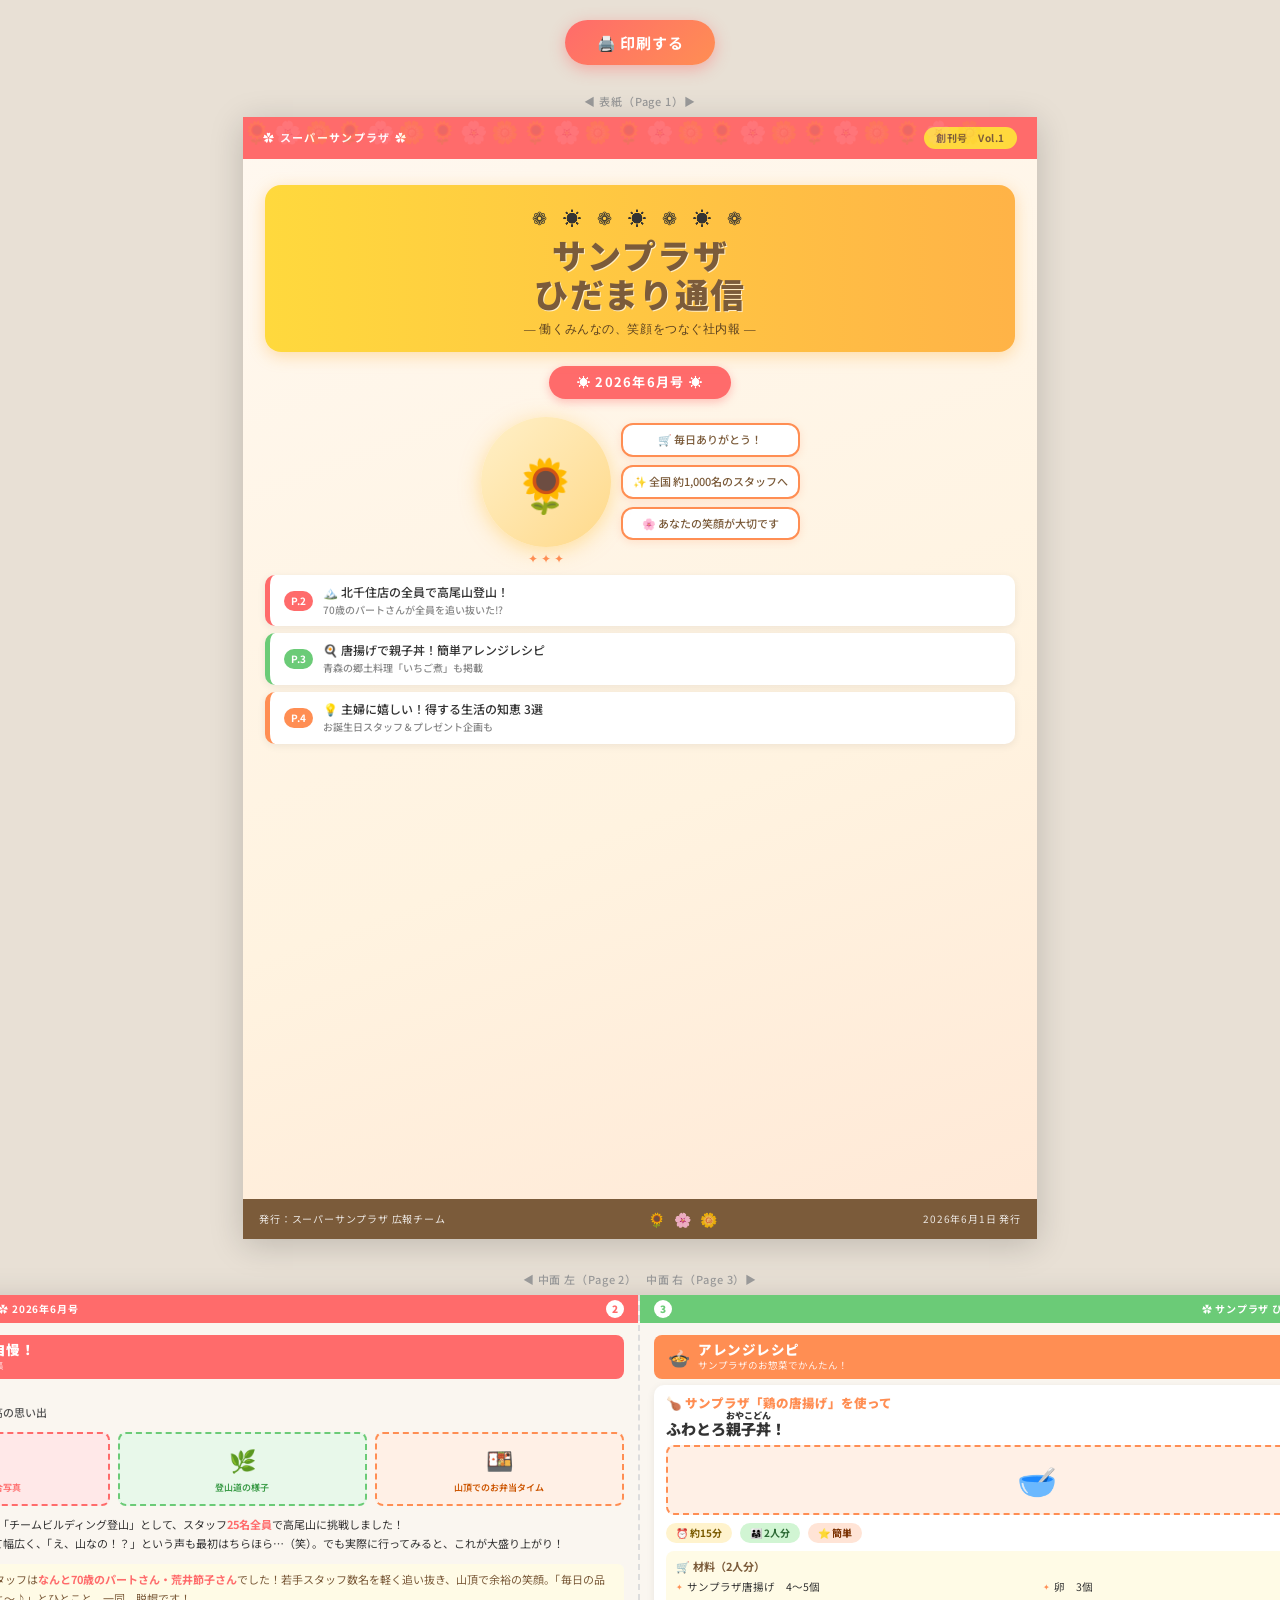
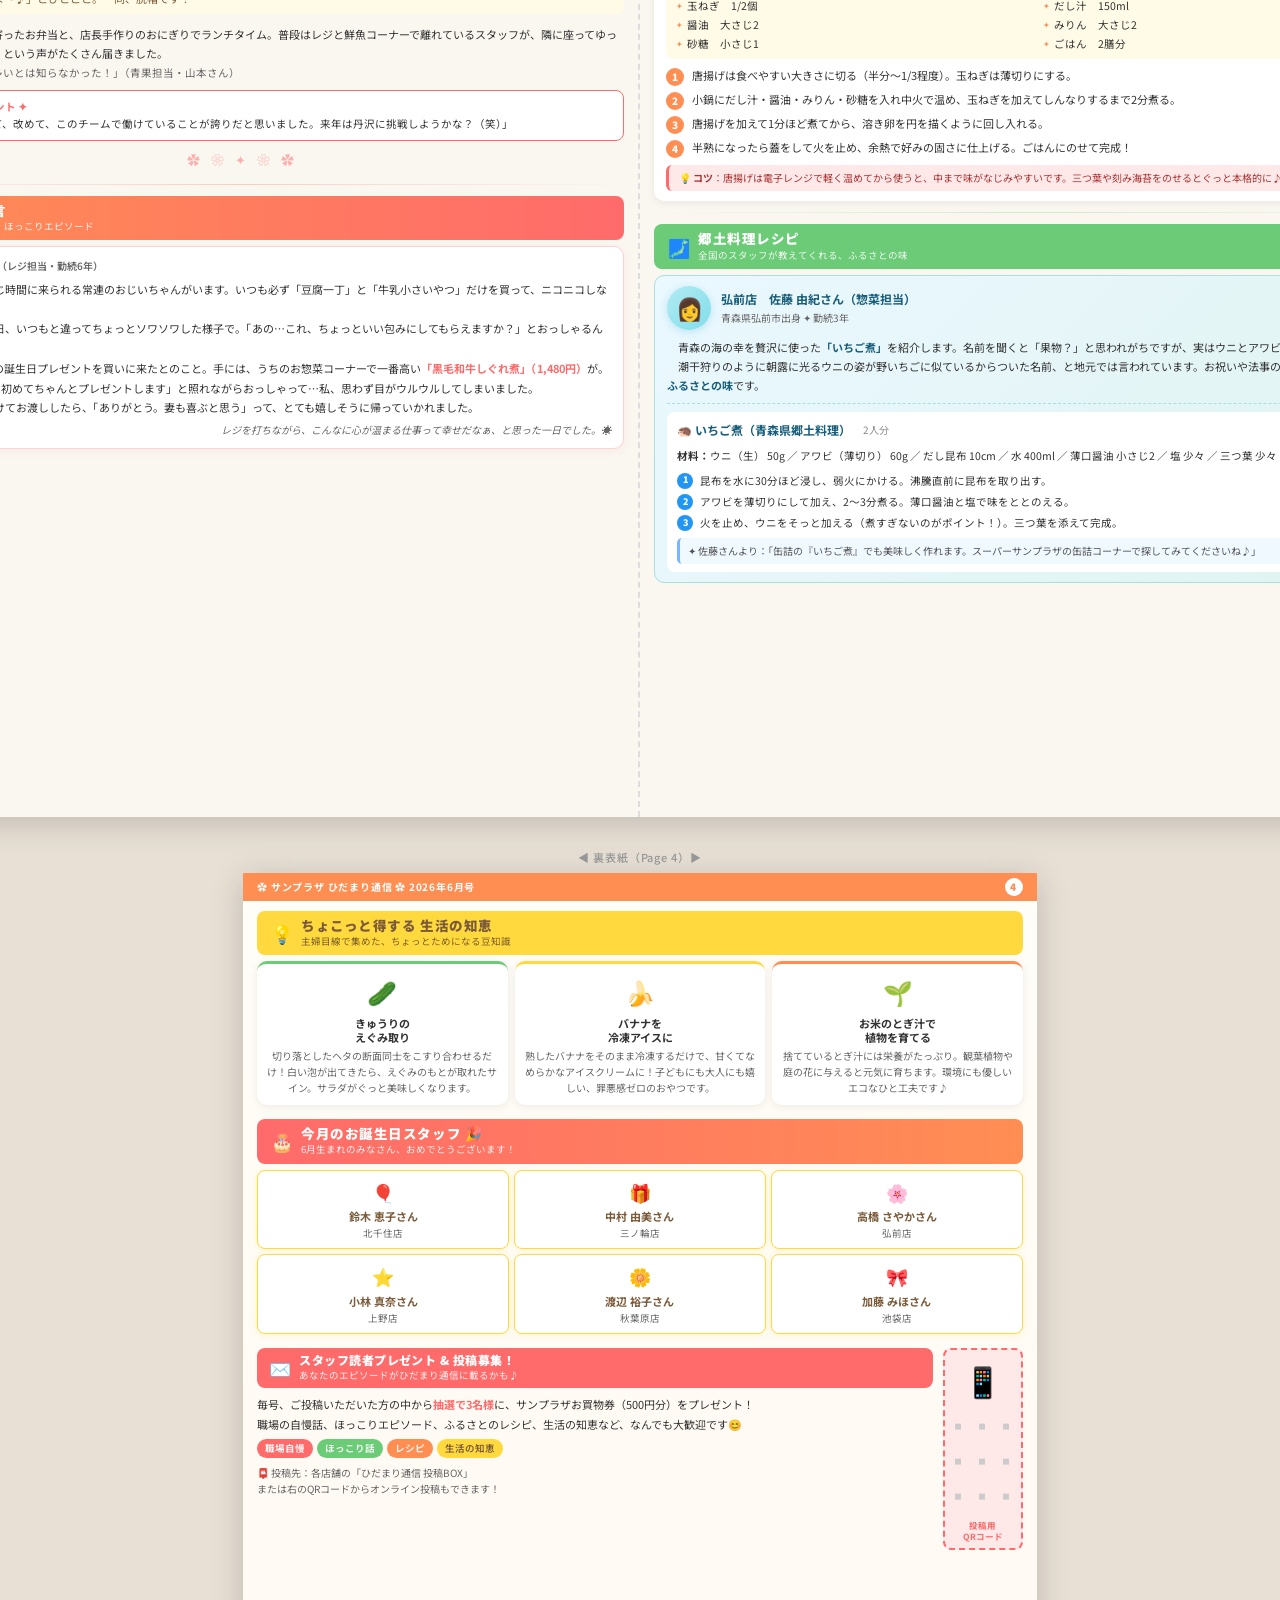
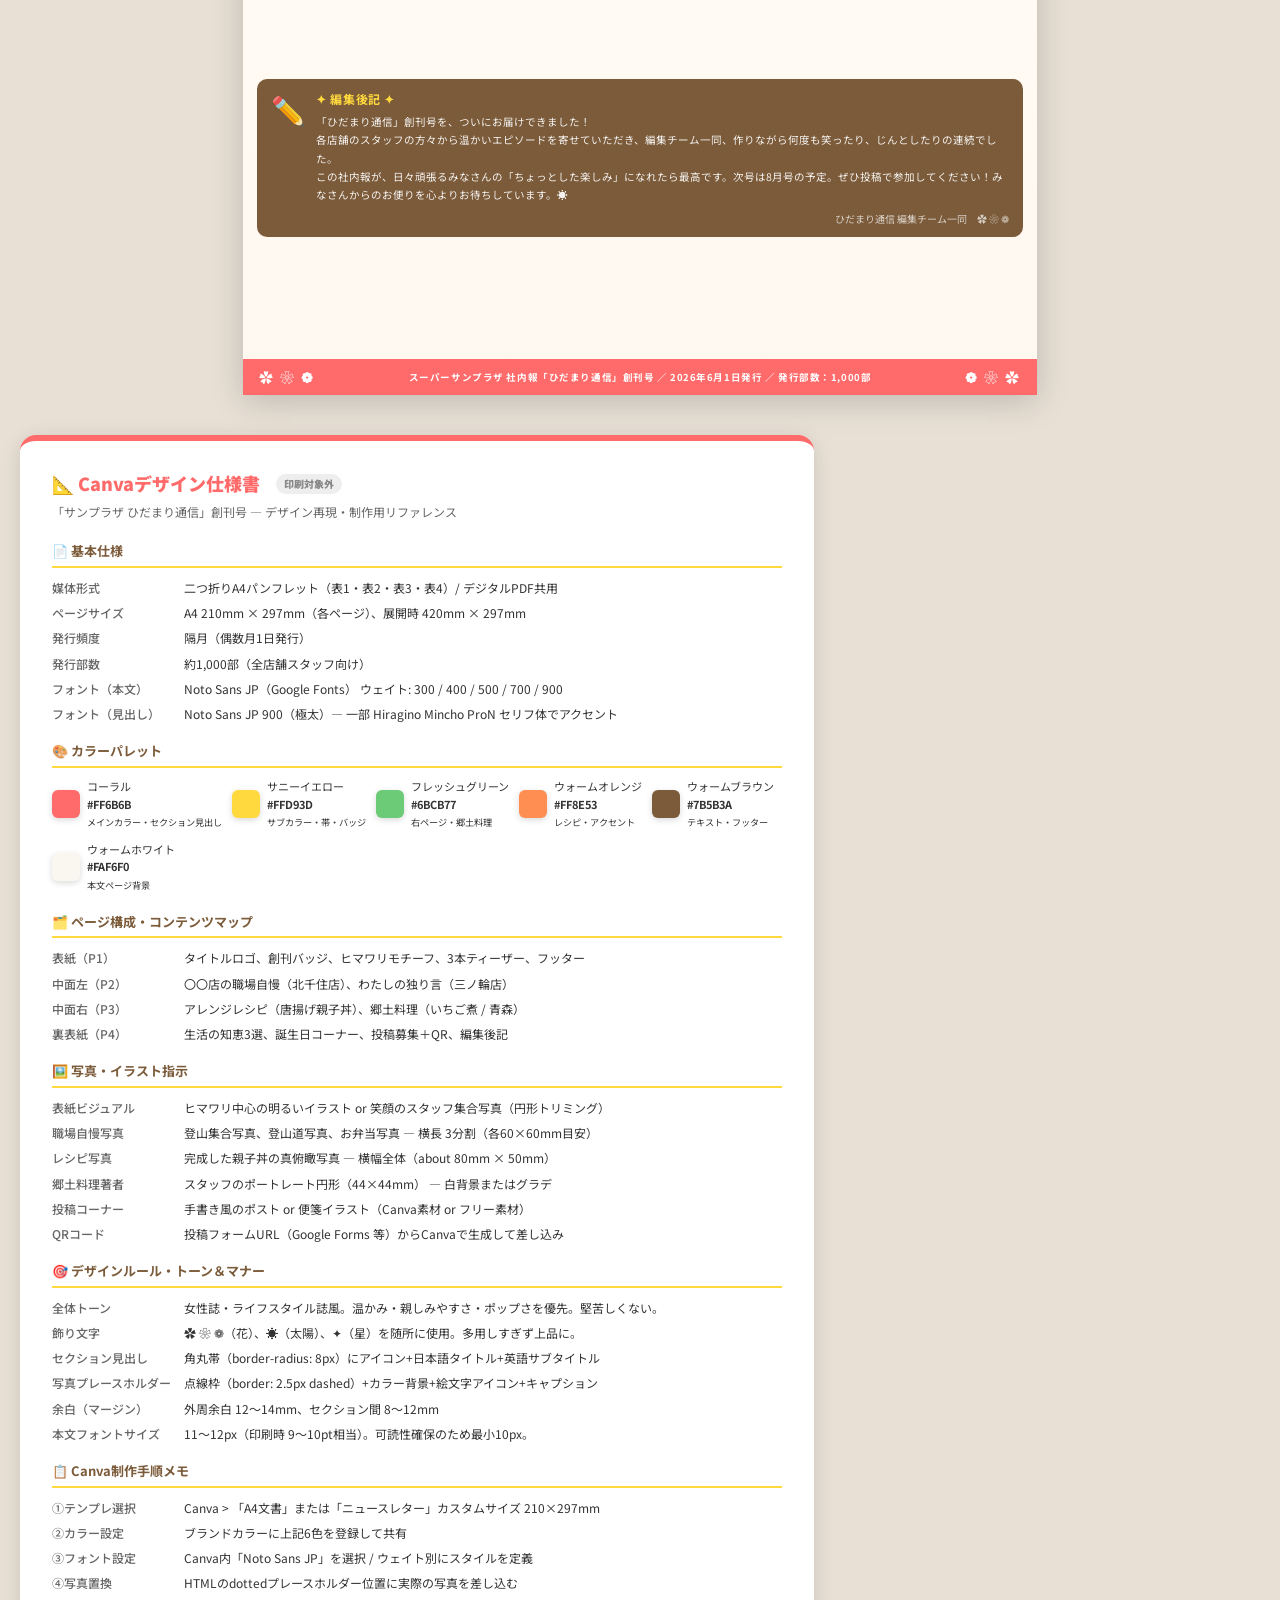
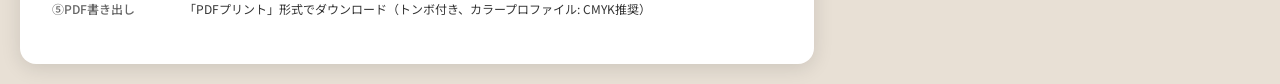
<file: newsletter.html>
<!DOCTYPE html>
<html lang="ja">
<head>
<meta charset="UTF-8">
<meta name="viewport" content="width=device-width, initial-scale=1.0">
<title>サンプラザ ひだまり通信 創刊号 2026年6月</title>
<style>
@import url('https://fonts.googleapis.com/css2?family=Noto+Sans+JP:wght@300;400;500;700;900&display=swap');

/* ===== RESET & BASE ===== */
*, *::before, *::after { box-sizing: border-box; margin: 0; padding: 0; }

:root {
  --coral:   #FF6B6B;
  --yellow:  #FFD93D;
  --green:   #6BCB77;
  --orange:  #FF8E53;
  --light-coral: #FFE8E8;
  --light-yellow: #FFFBE6;
  --light-green: #E8F8EA;
  --light-orange: #FFF0E6;
  --brown:   #7B5B3A;
  --dark:    #333333;
  --mid:     #666666;
  --pale:    #FAF6F0;
  --white:   #FFFFFF;
  --shadow:  rgba(0,0,0,0.18);
}

body {
  font-family: 'Noto Sans JP', 'Hiragino Kaku Gothic ProN', 'Meiryo', sans-serif;
  background: #E8E0D5;
  color: var(--dark);
  line-height: 1.6;
  padding: 20px;
}

/* ===== PRINT BUTTON ===== */
.print-bar {
  text-align: center;
  margin-bottom: 28px;
  position: sticky;
  top: 12px;
  z-index: 100;
}

.print-btn {
  background: linear-gradient(135deg, var(--coral), var(--orange));
  color: white;
  border: none;
  padding: 12px 32px;
  font-size: 15px;
  font-family: inherit;
  font-weight: 700;
  border-radius: 30px;
  cursor: pointer;
  box-shadow: 0 4px 16px rgba(255,107,107,0.45);
  letter-spacing: 0.05em;
  transition: transform 0.15s, box-shadow 0.15s;
}
.print-btn:hover { transform: translateY(-2px); box-shadow: 0 7px 22px rgba(255,107,107,0.5); }

/* ===== PAGES CONTAINER ===== */
.pages-wrap {
  display: flex;
  flex-direction: column;
  align-items: center;
  gap: 32px;
}

/* ===== SINGLE PAGE ===== */
.page {
  width: 210mm;
  height: 297mm;
  background: var(--white);
  box-shadow: 0 6px 32px var(--shadow);
  position: relative;
  overflow: hidden;
  flex-shrink: 0;
}

/* ===== SPREAD (pages 2-3 side by side) ===== */
.spread {
  display: flex;
  flex-direction: row;
  gap: 0;
  box-shadow: 0 6px 32px var(--shadow);
  width: 420mm;
}
.spread .page {
  box-shadow: none;
  border-radius: 0;
}
.spread .page:first-child { border-right: 2px dashed #ddd; }

/* ===== PAGE LABEL ===== */
.page-label {
  font-size: 11px;
  color: #999;
  text-align: center;
  margin-bottom: 6px;
  letter-spacing: 0.08em;
  font-weight: 500;
}

/* ===== UTILITY ===== */
.serif { font-family: 'Hiragino Mincho ProN', 'Yu Mincho', Georgia, serif; }
.small { font-size: 11px; }
.tiny  { font-size: 10px; }

/* ============================================================
   PAGE 1 — COVER
   ============================================================ */
.cover {
  background: linear-gradient(160deg, #FFF8F0 0%, #FFF3E0 60%, #FFE8D6 100%);
}

/* Sunflower bg pattern */
.cover::before {
  content: '🌻🌸🌼🌻🌸🌼🌻🌸🌼🌻🌸🌼🌻🌸🌼🌻🌸🌼🌻🌸🌼🌻🌸🌼';
  position: absolute;
  top: -4px;
  left: 0; right: 0;
  font-size: 22px;
  letter-spacing: 4px;
  opacity: 0.13;
  white-space: nowrap;
  overflow: hidden;
}

.cover-inner {
  height: 100%;
  display: flex;
  flex-direction: column;
  padding: 0;
}

/* Top stripe */
.cover-top-stripe {
  background: var(--coral);
  padding: 10px 20px;
  display: flex;
  justify-content: space-between;
  align-items: center;
}
.cover-top-stripe .issue-badge {
  background: var(--yellow);
  color: var(--brown);
  font-size: 10px;
  font-weight: 700;
  padding: 3px 12px;
  border-radius: 20px;
  letter-spacing: 0.05em;
}
.cover-top-stripe .store-name {
  color: white;
  font-size: 11px;
  font-weight: 700;
  letter-spacing: 0.12em;
}

/* Hero area */
.cover-hero {
  flex: 1;
  display: flex;
  flex-direction: column;
  align-items: center;
  justify-content: flex-start;
  padding: 26px 22px 0;
  position: relative;
}

/* Decorative band behind title */
.title-band {
  background: linear-gradient(90deg, var(--yellow) 0%, #FFB347 100%);
  width: 100%;
  border-radius: 16px;
  padding: 18px 20px 14px;
  text-align: center;
  position: relative;
  box-shadow: 0 4px 16px rgba(255,179,71,0.4);
}
.title-band .deco-top {
  font-size: 18px;
  letter-spacing: 6px;
  margin-bottom: 4px;
}
.title-jp {
  font-size: 34px;
  font-weight: 900;
  color: var(--brown);
  letter-spacing: 0.04em;
  line-height: 1.15;
  text-shadow: 1px 1px 0 rgba(255,255,255,0.7);
}
.title-sub {
  font-size: 11.5px;
  color: #5A4020;
  margin-top: 6px;
  font-weight: 500;
  letter-spacing: 0.05em;
}

/* Date badge */
.cover-date {
  margin-top: 14px;
  background: var(--coral);
  color: white;
  padding: 6px 28px;
  border-radius: 30px;
  font-size: 13px;
  font-weight: 700;
  letter-spacing: 0.1em;
  box-shadow: 0 3px 10px rgba(255,107,107,0.4);
}

/* Main illustration area */
.cover-illus {
  margin-top: 18px;
  width: 100%;
  display: flex;
  gap: 10px;
  justify-content: center;
}
.cover-illus-main {
  width: 130px; height: 130px;
  background: linear-gradient(135deg, #FFF0C8, #FFD98A);
  border-radius: 50%;
  display: flex;
  flex-direction: column;
  align-items: center;
  justify-content: center;
  font-size: 52px;
  box-shadow: 0 4px 20px rgba(255,200,80,0.5);
  position: relative;
}
.cover-illus-main::after {
  content: '✦ ✦ ✦';
  position: absolute;
  bottom: -20px;
  font-size: 12px;
  color: var(--orange);
}
.cover-illus-side {
  display: flex;
  flex-direction: column;
  gap: 8px;
  justify-content: center;
}
.illus-bubble {
  background: white;
  border: 2px solid var(--orange);
  border-radius: 12px;
  padding: 6px 10px;
  font-size: 11px;
  color: var(--brown);
  font-weight: 500;
  text-align: center;
  box-shadow: 0 2px 8px rgba(255,142,83,0.2);
}

/* Teaser boxes */
.cover-teasers {
  margin-top: 28px;
  width: 100%;
  display: flex;
  flex-direction: column;
  gap: 7px;
}
.teaser-item {
  background: white;
  border-radius: 10px;
  display: flex;
  align-items: center;
  gap: 10px;
  padding: 9px 14px;
  box-shadow: 0 2px 8px rgba(0,0,0,0.07);
  border-left: 5px solid var(--coral);
}
.teaser-item:nth-child(2) { border-left-color: var(--green); }
.teaser-item:nth-child(3) { border-left-color: var(--orange); }
.teaser-pg {
  font-size: 10px;
  font-weight: 700;
  color: white;
  background: var(--coral);
  padding: 2px 7px;
  border-radius: 20px;
  white-space: nowrap;
  flex-shrink: 0;
}
.teaser-item:nth-child(2) .teaser-pg { background: var(--green); }
.teaser-item:nth-child(3) .teaser-pg { background: var(--orange); }
.teaser-text { font-size: 12px; font-weight: 500; color: var(--dark); line-height: 1.4; }

/* Cover footer */
.cover-footer {
  background: var(--brown);
  color: rgba(255,255,255,0.85);
  text-align: center;
  padding: 9px 16px;
  font-size: 10px;
  letter-spacing: 0.08em;
  display: flex;
  justify-content: space-between;
  align-items: center;
}
.cover-footer .hearts { font-size: 14px; letter-spacing: 3px; }

/* ============================================================
   PAGE 2 — LEFT INSIDE
   ============================================================ */
.page-left {
  background: var(--pale);
}

.page-inner {
  height: 100%;
  display: flex;
  flex-direction: column;
  overflow: hidden;
}

/* Running head */
.running-head {
  background: var(--coral);
  color: white;
  display: flex;
  justify-content: space-between;
  align-items: center;
  padding: 5px 14px;
  font-size: 10px;
  font-weight: 700;
  letter-spacing: 0.08em;
  flex-shrink: 0;
}
.running-head.green { background: var(--green); }
.page-num {
  background: white;
  color: var(--coral);
  border-radius: 50%;
  width: 18px; height: 18px;
  display: flex; align-items: center; justify-content: center;
  font-size: 10px;
  font-weight: 900;
  flex-shrink: 0;
}
.running-head.green .page-num { color: var(--green); }

/* Page scroll content */
.page-content {
  flex: 1;
  padding: 12px 14px;
  overflow: hidden;
  display: flex;
  flex-direction: column;
  gap: 11px;
}

/* ===== SECTION HEADER ===== */
.sec-header {
  border-radius: 8px;
  padding: 6px 14px;
  display: flex;
  align-items: center;
  gap: 8px;
  margin-bottom: 6px;
}
.sec-header.coral  { background: var(--coral); }
.sec-header.yellow { background: var(--yellow); }
.sec-header.green  { background: var(--green); }
.sec-header.orange { background: var(--orange); }
.sec-header.blue   { background: #74B9FF; }
.sec-header.purple { background: #A29BFE; }

.sec-icon { font-size: 18px; line-height: 1; }
.sec-title {
  color: white;
  font-size: 13.5px;
  font-weight: 900;
  letter-spacing: 0.04em;
  line-height: 1.2;
}
.sec-header.yellow .sec-title { color: var(--brown); }
.sec-subtitle {
  font-size: 9.5px;
  color: rgba(255,255,255,0.9);
  margin-top: 1px;
}
.sec-header.yellow .sec-subtitle { color: rgba(90,64,32,0.8); }

/* ===== WORKPLACE PRIDE ===== */
.pride-section { display: flex; flex-direction: column; gap: 7px; }

.pride-photo-row {
  display: flex;
  gap: 8px;
  margin-bottom: 2px;
}
.photo-box {
  flex: 1;
  border: 2.5px dashed var(--coral);
  border-radius: 8px;
  display: flex;
  flex-direction: column;
  align-items: center;
  justify-content: center;
  padding: 8px 4px;
  background: var(--light-coral);
  min-height: 60px;
  font-size: 22px;
  position: relative;
}
.photo-box .photo-label {
  font-size: 9px;
  color: var(--coral);
  font-weight: 600;
  margin-top: 4px;
  text-align: center;
}
.photo-box.green-box { border-color: var(--green); background: var(--light-green); }
.photo-box.green-box .photo-label { color: #3A9B47; }
.photo-box.orange-box { border-color: var(--orange); background: var(--light-orange); }
.photo-box.orange-box .photo-label { color: #CC5500; }

.pride-body {
  font-size: 11px;
  color: var(--dark);
  line-height: 1.75;
}
.pride-body strong { color: var(--coral); }
.pride-highlight {
  background: var(--light-yellow);
  border-left: 3px solid var(--yellow);
  padding: 6px 10px;
  border-radius: 0 6px 6px 0;
  font-size: 11px;
  color: var(--brown);
  margin: 4px 0;
  line-height: 1.7;
}

/* ===== HITORIGOTO ===== */
.hitorigoto-section {
  background: white;
  border-radius: 10px;
  padding: 10px 12px;
  border: 1.5px solid #FFD0D0;
  box-shadow: 0 2px 8px rgba(255,107,107,0.08);
}
.hitorigoto-author {
  font-size: 10px;
  color: var(--mid);
  margin-bottom: 5px;
  display: flex;
  align-items: center;
  gap: 6px;
}
.author-badge {
  background: var(--coral);
  color: white;
  padding: 1px 8px;
  border-radius: 20px;
  font-size: 9.5px;
  font-weight: 700;
}
.hitorigoto-body {
  font-size: 11px;
  line-height: 1.8;
  color: var(--dark);
}
.hitorigoto-tail {
  font-size: 10px;
  color: var(--mid);
  text-align: right;
  margin-top: 4px;
  font-style: italic;
}

/* ============================================================
   PAGE 3 — RIGHT INSIDE
   ============================================================ */

/* ===== RECIPE SECTION ===== */
.recipe-section {
  background: white;
  border-radius: 10px;
  padding: 10px 12px;
  box-shadow: 0 2px 8px rgba(0,0,0,0.07);
}
.recipe-main-photo {
  width: 100%;
  height: 70px;
  border: 2.5px dashed var(--orange);
  border-radius: 8px;
  background: var(--light-orange);
  display: flex;
  align-items: center;
  justify-content: center;
  font-size: 32px;
  margin-bottom: 8px;
  position: relative;
}
.recipe-main-photo .photo-caption {
  position: absolute;
  bottom: 4px;
  right: 8px;
  font-size: 9px;
  color: #CC5500;
  background: white;
  padding: 1px 6px;
  border-radius: 10px;
}
.recipe-meta {
  display: flex;
  gap: 8px;
  margin-bottom: 8px;
  flex-wrap: wrap;
}
.recipe-tag {
  font-size: 10px;
  padding: 2px 10px;
  border-radius: 20px;
  font-weight: 700;
}
.recipe-tag.time  { background: #FFF3CD; color: #7B5B00; }
.recipe-tag.serve { background: #D1F5D3; color: #2D6A35; }
.recipe-tag.diff  { background: #FFE4D6; color: #7B3000; }

.recipe-ingredients {
  background: var(--light-yellow);
  border-radius: 8px;
  padding: 7px 10px;
  margin-bottom: 8px;
}
.recipe-ingredients h4 {
  font-size: 11px;
  color: var(--brown);
  font-weight: 700;
  margin-bottom: 4px;
  display: flex;
  align-items: center;
  gap: 5px;
}
.recipe-ingredients ul {
  list-style: none;
  display: grid;
  grid-template-columns: 1fr 1fr;
  gap: 2px 12px;
}
.recipe-ingredients li {
  font-size: 10.5px;
  color: var(--dark);
  display: flex;
  align-items: center;
  gap: 4px;
}
.recipe-ingredients li::before {
  content: '✦';
  color: var(--orange);
  font-size: 8px;
  flex-shrink: 0;
}

.recipe-steps ol {
  list-style: none;
  display: flex;
  flex-direction: column;
  gap: 5px;
}
.recipe-steps li {
  display: flex;
  gap: 8px;
  align-items: flex-start;
  font-size: 11px;
  line-height: 1.6;
}
.step-num {
  background: var(--orange);
  color: white;
  font-size: 10px;
  font-weight: 900;
  width: 18px; height: 18px;
  border-radius: 50%;
  display: flex; align-items: center; justify-content: center;
  flex-shrink: 0;
  margin-top: 1px;
}

.recipe-tip {
  margin-top: 7px;
  background: var(--light-coral);
  border-radius: 6px;
  padding: 5px 10px;
  font-size: 10px;
  color: #AA3333;
  border-left: 3px solid var(--coral);
}

/* ===== KYODO RECIPE ===== */
.kyodo-section {
  background: linear-gradient(135deg, #EAF8FF 0%, #E0F3F0 100%);
  border-radius: 10px;
  padding: 10px 12px;
  border: 1.5px solid #A8DFDF;
}
.kyodo-author-box {
  display: flex;
  align-items: center;
  gap: 10px;
  margin-bottom: 8px;
}
.kyodo-avatar {
  width: 44px; height: 44px;
  border-radius: 50%;
  background: linear-gradient(135deg, #B2EBF2, #80DEEA);
  display: flex;
  align-items: center;
  justify-content: center;
  font-size: 22px;
  flex-shrink: 0;
  box-shadow: 0 2px 8px rgba(0,150,200,0.2);
}
.kyodo-author-info h4 { font-size: 12px; font-weight: 700; color: #1A5F7A; }
.kyodo-author-info p  { font-size: 10px; color: var(--mid); margin-top: 2px; }

.kyodo-intro {
  font-size: 11px;
  color: var(--dark);
  line-height: 1.75;
  margin-bottom: 8px;
  padding-bottom: 8px;
  border-bottom: 1px dashed #A8DFDF;
}
.kyodo-intro em { color: #1A5F7A; font-style: normal; font-weight: 700; }

.kyodo-recipe-box {
  background: white;
  border-radius: 8px;
  padding: 8px 10px;
}
.kyodo-recipe-box h4 {
  font-size: 12px;
  font-weight: 700;
  color: #1A5F7A;
  margin-bottom: 6px;
  display: flex;
  align-items: center;
  gap: 6px;
}
.kyodo-recipe-box .ing-list {
  font-size: 10.5px;
  color: var(--dark);
  line-height: 1.9;
  margin-bottom: 6px;
}
.kyodo-steps li {
  font-size: 10.5px;
  line-height: 1.65;
  display: flex;
  gap: 7px;
  margin-bottom: 4px;
}
.kyodo-steps li .step-num { background: #2196F3; font-size: 9px; width: 16px; height: 16px; }
.kyodo-memo {
  margin-top: 6px;
  font-size: 10px;
  color: #555;
  background: #F0F9FF;
  padding: 5px 8px;
  border-radius: 5px;
  border-left: 3px solid #74B9FF;
}

/* ============================================================
   PAGE 4 — BACK COVER
   ============================================================ */
.page-back {
  background: linear-gradient(180deg, #FFFDF8 0%, #FFF8F0 100%);
}

.back-content {
  height: 100%;
  display: flex;
  flex-direction: column;
  overflow: hidden;
}

/* ===== LIFE HACKS ===== */
.hacks-section {
  padding: 10px 14px 6px;
}
.hacks-grid {
  display: flex;
  gap: 7px;
  margin-top: 6px;
}
.hack-card {
  flex: 1;
  background: white;
  border-radius: 10px;
  padding: 9px 8px;
  text-align: center;
  box-shadow: 0 2px 8px rgba(0,0,0,0.07);
  border-top: 3px solid var(--green);
  display: flex;
  flex-direction: column;
  gap: 4px;
}
.hack-card:nth-child(2) { border-top-color: var(--yellow); }
.hack-card:nth-child(3) { border-top-color: var(--orange); }
.hack-icon { font-size: 24px; }
.hack-title { font-size: 11px; font-weight: 700; color: var(--dark); line-height: 1.3; }
.hack-body { font-size: 10px; color: var(--mid); line-height: 1.6; }

/* ===== BIRTHDAY ===== */
.birthday-section {
  padding: 8px 14px;
}
.birthday-grid {
  display: grid;
  grid-template-columns: 1fr 1fr 1fr;
  gap: 5px;
  margin-top: 6px;
}
.birthday-card {
  background: white;
  border-radius: 8px;
  padding: 7px 6px;
  text-align: center;
  border: 1.5px solid var(--yellow);
  box-shadow: 0 1px 6px rgba(255,217,61,0.2);
}
.birthday-card .bday-icon { font-size: 18px; }
.birthday-card .bday-name { font-size: 11px; font-weight: 700; color: var(--brown); margin-top: 2px; }
.birthday-card .bday-store { font-size: 9.5px; color: var(--mid); }

/* ===== SUBMISSION CORNER ===== */
.submission-section {
  padding: 6px 14px;
  display: flex;
  gap: 10px;
  align-items: stretch;
}
.submission-body {
  flex: 1;
}
.submission-body p {
  font-size: 11px;
  color: var(--dark);
  line-height: 1.75;
}
.submission-body .submit-types {
  margin-top: 5px;
  display: flex;
  flex-wrap: wrap;
  gap: 4px;
}
.submit-tag {
  background: var(--coral);
  color: white;
  font-size: 9.5px;
  padding: 2px 8px;
  border-radius: 20px;
  font-weight: 600;
}
.submit-tag:nth-child(2) { background: var(--green); }
.submit-tag:nth-child(3) { background: var(--orange); }
.submit-tag:nth-child(4) { background: var(--yellow); color: var(--brown); }

.qr-box {
  width: 80px;
  border: 2px dashed var(--coral);
  border-radius: 8px;
  display: flex;
  flex-direction: column;
  align-items: center;
  justify-content: center;
  background: var(--light-coral);
  padding: 6px;
  flex-shrink: 0;
}
.qr-box .qr-icon { font-size: 30px; }
.qr-box .qr-label { font-size: 8.5px; color: var(--coral); font-weight: 700; margin-top: 3px; text-align: center; line-height: 1.3; }

/* ===== EDITOR NOTE ===== */
.editor-section {
  padding: 6px 14px;
  margin-top: auto;
}
.editor-box {
  background: var(--brown);
  color: rgba(255,255,255,0.92);
  border-radius: 10px;
  padding: 10px 14px;
  display: flex;
  gap: 10px;
  align-items: flex-start;
}
.editor-icon { font-size: 28px; flex-shrink: 0; margin-top: -2px; }
.editor-text h4 {
  font-size: 12px;
  font-weight: 700;
  color: var(--yellow);
  margin-bottom: 5px;
  letter-spacing: 0.05em;
}
.editor-text p { font-size: 10.5px; line-height: 1.75; }
.editor-text .editor-sig {
  margin-top: 6px;
  font-size: 10px;
  color: rgba(255,255,255,0.7);
  text-align: right;
}

/* Back footer */
.back-footer {
  background: var(--coral);
  color: white;
  display: flex;
  justify-content: space-between;
  align-items: center;
  padding: 7px 16px;
  font-size: 9.5px;
  font-weight: 700;
  letter-spacing: 0.06em;
  flex-shrink: 0;
  margin-top: auto;
}
.back-footer .flowers { font-size: 14px; letter-spacing: 2px; }

/* ============================================================
   CANVA SPEC SECTION (outside print)
   ============================================================ */
.canva-spec {
  margin-top: 40px;
  width: 210mm;
  background: white;
  border-radius: 16px;
  box-shadow: 0 4px 20px rgba(0,0,0,0.12);
  padding: 28px 32px;
  border-top: 6px solid var(--coral);
}
.canva-spec h2 {
  font-size: 18px;
  font-weight: 900;
  color: var(--coral);
  margin-bottom: 4px;
  display: flex;
  align-items: center;
  gap: 8px;
}
.canva-spec .spec-sub {
  font-size: 12px;
  color: var(--mid);
  margin-bottom: 20px;
}
.spec-group { margin-bottom: 18px; }
.spec-group h3 {
  font-size: 13px;
  font-weight: 700;
  color: var(--brown);
  border-bottom: 2px solid var(--yellow);
  padding-bottom: 4px;
  margin-bottom: 10px;
}
.spec-row {
  display: flex;
  gap: 12px;
  margin-bottom: 6px;
  font-size: 12px;
}
.spec-key {
  color: var(--mid);
  width: 120px;
  flex-shrink: 0;
  font-weight: 500;
}
.spec-val { color: var(--dark); }
.color-swatches {
  display: flex;
  gap: 10px;
  flex-wrap: wrap;
  margin-top: 6px;
}
.swatch {
  display: flex;
  align-items: center;
  gap: 7px;
  font-size: 11px;
}
.swatch-block {
  width: 28px; height: 28px;
  border-radius: 6px;
  box-shadow: 0 2px 6px rgba(0,0,0,0.15);
  flex-shrink: 0;
}
.spec-grid {
  display: grid;
  grid-template-columns: 1fr 1fr;
  gap: 6px;
}
.spec-grid .spec-row { margin: 0; }
.no-print-tag {
  display: inline-block;
  background: #EEE;
  color: #888;
  font-size: 10px;
  padding: 2px 8px;
  border-radius: 10px;
  margin-left: 8px;
  vertical-align: middle;
}

/* ============================================================
   PRINT STYLES
   ============================================================ */
@media print {
  @page { size: A4; margin: 0; }

  body {
    background: white;
    padding: 0;
  }

  .print-bar, .canva-spec { display: none !important; }

  .pages-wrap {
    gap: 0;
  }

  /* Each single page fills exactly one A4 sheet */
  .page {
    width: 210mm;
    height: 297mm;
    page-break-after: always;
    box-shadow: none;
    break-after: page;
  }

  /* Spread prints as one wide sheet — or force separate if desired */
  .spread {
    width: 420mm;
    page-break-after: always;
    break-after: page;
    box-shadow: none;
  }

  .page-label { display: none; }
}

/* Decorative flowers scattered via pseudo */
.flowers-deco {
  font-size: 13px;
  letter-spacing: 4px;
  color: var(--coral);
  opacity: 0.5;
  text-align: center;
  margin: 2px 0;
}
</style>
</head>
<body>

<!-- PRINT BUTTON -->
<div class="print-bar">
  <button class="print-btn" onclick="window.print()">🖨️ 印刷する</button>
</div>

<div class="pages-wrap">

  <!-- ===================================================
       PAGE 1 — COVER
       =================================================== -->
  <div>
    <div class="page-label">◀ 表紙（Page 1）▶</div>
    <div class="page cover">
      <div class="cover-inner">

        <!-- Top stripe -->
        <div class="cover-top-stripe">
          <span class="store-name">✿ スーパーサンプラザ ✿</span>
          <span class="issue-badge">創刊号　Vol.1</span>
        </div>

        <!-- Hero -->
        <div class="cover-hero">

          <!-- Title band -->
          <div class="title-band">
            <div class="deco-top">❁ ☀ ❁ ☀ ❁ ☀ ❁</div>
            <div class="title-jp">サンプラザ<br>ひだまり通信</div>
            <div class="title-sub serif">— 働くみんなの、笑顔をつなぐ社内報 —</div>
          </div>

          <!-- Date badge -->
          <div class="cover-date">☀ 2026年6月号 ☀</div>

          <!-- Illustration -->
          <div class="cover-illus">
            <div class="cover-illus-main">
              🌻
            </div>
            <div class="cover-illus-side">
              <div class="illus-bubble">🛒 毎日ありがとう！</div>
              <div class="illus-bubble">✨ 全国 約1,000名のスタッフへ</div>
              <div class="illus-bubble">🌸 あなたの笑顔が大切です</div>
            </div>
          </div>

          <!-- Teasers -->
          <div class="cover-teasers">
            <div class="teaser-item">
              <span class="teaser-pg">P.2</span>
              <span class="teaser-text">🏔️ 北千住店の全員で高尾山登山！<br><span class="tiny" style="color:#888">70歳のパートさんが全員を追い抜いた!?</span></span>
            </div>
            <div class="teaser-item">
              <span class="teaser-pg">P.3</span>
              <span class="teaser-text">🍳 唐揚げで親子丼！簡単アレンジレシピ<br><span class="tiny" style="color:#888">青森の郷土料理「いちご煮」も掲載</span></span>
            </div>
            <div class="teaser-item">
              <span class="teaser-pg">P.4</span>
              <span class="teaser-text">💡 主婦に嬉しい！得する生活の知恵 3選<br><span class="tiny" style="color:#888">お誕生日スタッフ＆プレゼント企画も</span></span>
            </div>
          </div>

        </div><!-- /cover-hero -->

        <!-- Cover footer -->
        <div class="cover-footer">
          <span>発行：スーパーサンプラザ 広報チーム</span>
          <span class="hearts">🌻 🌸 🌼</span>
          <span>2026年6月1日 発行</span>
        </div>

      </div>
    </div>
  </div>

  <!-- ===================================================
       PAGES 2-3 — INSIDE SPREAD
       =================================================== -->
  <div>
    <div class="page-label">◀ 中面 左（Page 2）&nbsp;&nbsp;&nbsp;中面 右（Page 3）▶</div>
    <div class="spread">

      <!-- PAGE 2 — LEFT -->
      <div class="page page-left">
        <div class="page-inner">

          <div class="running-head">
            <span>✿ サンプラザ ひだまり通信 ✿ 2026年6月号</span>
            <div class="page-num">2</div>
          </div>

          <div class="page-content">

            <!-- SECTION: 〇〇店の職場自慢！ -->
            <div>
              <div class="sec-header coral">
                <span class="sec-icon">🏆</span>
                <div>
                  <div class="sec-title">〇〇店の職場自慢！</div>
                  <div class="sec-subtitle">北千住店・今月号特集</div>
                </div>
              </div>

              <div class="pride-section">
                <div style="font-size:13.5px; font-weight:900; color:var(--coral); line-height:1.3; margin-bottom:5px;">
                  全員で高尾山へ登山！<br>
                  <span style="font-size:11px; font-weight:500; color:#555;">チームワークが生んだ、最高の思い出</span>
                </div>

                <div class="pride-photo-row">
                  <div class="photo-box">
                    🏔️
                    <span class="photo-label">山頂での集合写真</span>
                  </div>
                  <div class="photo-box green-box">
                    🌿
                    <span class="photo-label">登山道の様子</span>
                  </div>
                  <div class="photo-box orange-box">
                    🍱
                    <span class="photo-label">山頂でのお弁当タイム</span>
                  </div>
                </div>

                <div class="pride-body">
                  今年4月、<strong>北千住店</strong>では初の「チームビルディング登山」として、スタッフ<strong>25名全員</strong>で高尾山に挑戦しました！<br>
                  参加者はパートさんも含めて幅広く、「え、山なの！？」という声も最初はちらほら…（笑）。でも実際に行ってみると、これが大盛り上がり！<br>
                </div>

                <div class="pride-highlight">
                  ✦ なんと、今回の最速スタッフは<strong style="color:var(--coral);">なんと70歳のパートさん・荒井節子さん</strong>でした！若手スタッフ数名を軽く追い抜き、山頂で余裕の笑顔。「毎日の品出しで足腰は鍛えてるのよ〜♪」とひとこと。一同、脱帽です！
                </div>

                <div class="pride-body">
                  山頂では、それぞれが持ち寄ったお弁当と、店長手作りのおにぎりでランチタイム。普段はレジと鮮魚コーナーで離れているスタッフが、隣に座ってゆっくり話せたのが嬉しかった！という声がたくさん届きました。<br>
                  <span style="color:var(--mid); font-size:10.5px;">「こんなに山が好きな人が多いとは知らなかった！」（青果担当・山本さん）</span>
                </div>

                <div style="background:white; border-radius:8px; border:1.5px solid var(--coral); padding:7px 10px; font-size:10.5px; color:var(--dark); line-height:1.7;">
                  <span style="font-weight:700; color:var(--coral);">店長・松田 誠さんのコメント ✦</span><br>
                  「みんなの笑顔が見られて、改めて、このチームで働けていることが誇りだと思いました。来年は丹沢に挑戦しようかな？（笑）」
                </div>

                <div class="flowers-deco">✿ ❀ ✦ ❀ ✿</div>

              </div>
            </div>

            <!-- Divider -->
            <div style="height:1px; background:linear-gradient(90deg, transparent, var(--coral), transparent); opacity:0.3;"></div>

            <!-- SECTION: わたしの独り言 -->
            <div>
              <div class="sec-header coral" style="background: linear-gradient(90deg, #FF8E53, #FF6B6B);">
                <span class="sec-icon">💬</span>
                <div>
                  <div class="sec-title">わたしの独り言</div>
                  <div class="sec-subtitle">スタッフが出会った、ほっこりエピソード</div>
                </div>
              </div>

              <div class="hitorigoto-section">
                <div class="hitorigoto-author">
                  <span class="author-badge">三ノ輪店</span>
                  <span style="font-weight:600;">田中 美咲さん（レジ担当・勤続6年）</span>
                </div>
                <div class="hitorigoto-body">
                  　うちの店には、毎日同じ時間に来られる常連のおじいちゃんがいます。いつも必ず「豆腐一丁」と「牛乳小さいやつ」だけを買って、ニコニコしながら帰られます。<br>
                  　そのおじいちゃんが先日、いつもと違ってちょっとソワソワした様子で。「あの…これ、ちょっといい包みにしてもらえますか？」とおっしゃるんです。<br>
                  　伺ってみると、奥さんの誕生日プレゼントを買いに来たとのこと。手には、うちのお惣菜コーナーで一番高い<span style="color:var(--coral); font-weight:700;">「黒毛和牛しぐれ煮」（1,480円）</span>が。<br>
                  　「60年連れ添った妻に、初めてちゃんとプレゼントします」と照れながらおっしゃって…私、思わず目がウルウルしてしまいました。<br>
                  　可愛らしいリボンをかけてお渡ししたら、「ありがとう。妻も喜ぶと思う」って、とても嬉しそうに帰っていかれました。
                </div>
                <div class="hitorigoto-tail">
                  レジを打ちながら、こんなに心が温まる仕事って幸せだなぁ、と思った一日でした。☀
                </div>
              </div>
            </div>

          </div>
        </div>
      </div><!-- /page-left -->

      <!-- PAGE 3 — RIGHT -->
      <div class="page" style="background: var(--pale);">
        <div class="page-inner">

          <div class="running-head green">
            <div class="page-num" style="color:var(--green);">3</div>
            <span>✿ サンプラザ ひだまり通信 ✿ 2026年6月号</span>
          </div>

          <div class="page-content">

            <!-- SECTION: アレンジレシピ -->
            <div>
              <div class="sec-header orange">
                <span class="sec-icon">🍲</span>
                <div>
                  <div class="sec-title">アレンジレシピ</div>
                  <div class="sec-subtitle">サンプラザのお惣菜でかんたん！</div>
                </div>
              </div>

              <div class="recipe-section">
                <div style="font-size:12.5px; font-weight:900; color:var(--orange); margin-bottom:6px; line-height:1.3;">
                  🍗 サンプラザ「鶏の唐揚げ」を使って<br>
                  <span style="font-size:15px; color:var(--dark);">ふわとろ<ruby>親子丼<rt style="font-size:9px;">おやこどん</rt></ruby>！</span>
                </div>

                <div class="recipe-main-photo">
                  🥣
                  <span class="photo-caption">完成イメージ写真</span>
                </div>

                <div class="recipe-meta">
                  <span class="recipe-tag time">⏰ 約15分</span>
                  <span class="recipe-tag serve">👨‍👩‍👧 2人分</span>
                  <span class="recipe-tag diff">⭐ 簡単</span>
                </div>

                <div class="recipe-ingredients">
                  <h4>🛒 材料（2人分）</h4>
                  <ul>
                    <li>サンプラザ唐揚げ　4〜5個</li>
                    <li>卵　3個</li>
                    <li>玉ねぎ　1/2個</li>
                    <li>だし汁　150ml</li>
                    <li>醤油　大さじ2</li>
                    <li>みりん　大さじ2</li>
                    <li>砂糖　小さじ1</li>
                    <li>ごはん　2膳分</li>
                  </ul>
                </div>

                <div class="recipe-steps">
                  <ol>
                    <li>
                      <span class="step-num">1</span>
                      <span>唐揚げは食べやすい大きさに切る（半分〜1/3程度）。玉ねぎは薄切りにする。</span>
                    </li>
                    <li>
                      <span class="step-num">2</span>
                      <span>小鍋にだし汁・醤油・みりん・砂糖を入れ中火で温め、玉ねぎを加えてしんなりするまで2分煮る。</span>
                    </li>
                    <li>
                      <span class="step-num">3</span>
                      <span>唐揚げを加えて1分ほど煮てから、溶き卵を円を描くように回し入れる。</span>
                    </li>
                    <li>
                      <span class="step-num">4</span>
                      <span>半熟になったら蓋をして火を止め、余熱で好みの固さに仕上げる。ごはんにのせて完成！</span>
                    </li>
                  </ol>
                </div>

                <div class="recipe-tip">
                  💡 <strong>コツ</strong>：唐揚げは電子レンジで軽く温めてから使うと、中まで味がなじみやすいです。三つ葉や刻み海苔をのせるとぐっと本格的に♪
                </div>
              </div>
            </div>

            <!-- Divider -->
            <div style="height:1px; background:linear-gradient(90deg, transparent, var(--green), transparent); opacity:0.3;"></div>

            <!-- SECTION: 郷土料理 -->
            <div>
              <div class="sec-header green">
                <span class="sec-icon">🗾</span>
                <div>
                  <div class="sec-title">郷土料理レシピ</div>
                  <div class="sec-subtitle">全国のスタッフが教えてくれる、ふるさとの味</div>
                </div>
              </div>

              <div class="kyodo-section">
                <div class="kyodo-author-box">
                  <div class="kyodo-avatar">👩</div>
                  <div class="kyodo-author-info">
                    <h4>弘前店　佐藤 由紀さん（惣菜担当）</h4>
                    <p>青森県弘前市出身 ✦ 勤続3年</p>
                  </div>
                </div>

                <div class="kyodo-intro">
                  　青森の海の幸を贅沢に使った<em>「いちご煮」</em>を紹介します。名前を聞くと「果物？」と思われがちですが、実はウニとアワビのお吸い物なんです！<br>
                  　潮干狩りのように朝露に光るウニの姿が野いちごに似ているからついた名前、と地元では言われています。お祝いや法事の席に欠かせない、青森の<em>ふるさとの味</em>です。
                </div>

                <div class="kyodo-recipe-box">
                  <h4>🦔 いちご煮（青森県郷土料理）<span style="font-size:10px; font-weight:400; color:#888; margin-left:6px;">2人分</span></h4>

                  <div class="ing-list">
                    <strong>材料：</strong>ウニ（生） 50g ／ アワビ（薄切り） 60g ／ だし昆布 10cm ／ 水 400ml ／ 薄口醤油 小さじ2 ／ 塩 少々 ／ 三つ葉 少々
                  </div>

                  <ol class="kyodo-steps" style="list-style:none;">
                    <li>
                      <span class="step-num" style="background:#2196F3; font-size:9px; width:16px; height:16px;">1</span>
                      <span>昆布を水に30分ほど浸し、弱火にかける。沸騰直前に昆布を取り出す。</span>
                    </li>
                    <li>
                      <span class="step-num" style="background:#2196F3; font-size:9px; width:16px; height:16px;">2</span>
                      <span>アワビを薄切りにして加え、2〜3分煮る。薄口醤油と塩で味をととのえる。</span>
                    </li>
                    <li>
                      <span class="step-num" style="background:#2196F3; font-size:9px; width:16px; height:16px;">3</span>
                      <span>火を止め、ウニをそっと加える（煮すぎないのがポイント！）。三つ葉を添えて完成。</span>
                    </li>
                  </ol>

                  <div class="kyodo-memo">
                    ✦ 佐藤さんより：「缶詰の『いちご煮』でも美味しく作れます。スーパーサンプラザの缶詰コーナーで探してみてくださいね♪」
                  </div>
                </div>
              </div>

            </div>

          </div>
        </div>
      </div><!-- /page-right -->

    </div><!-- /spread -->
  </div>

  <!-- ===================================================
       PAGE 4 — BACK COVER
       =================================================== -->
  <div>
    <div class="page-label">◀ 裏表紙（Page 4）▶</div>
    <div class="page page-back">
      <div class="back-content">

        <div class="running-head" style="background:var(--orange);">
          <span>✿ サンプラザ ひだまり通信 ✿ 2026年6月号</span>
          <div class="page-num" style="color:var(--orange);">4</div>
        </div>

        <!-- LIFE HACKS -->
        <div class="hacks-section">
          <div class="sec-header yellow">
            <span class="sec-icon">💡</span>
            <div>
              <div class="sec-title">ちょこっと得する 生活の知恵</div>
              <div class="sec-subtitle">主婦目線で集めた、ちょっとためになる豆知識</div>
            </div>
          </div>

          <div class="hacks-grid">
            <div class="hack-card">
              <div class="hack-icon">🥒</div>
              <div class="hack-title">きゅうりの<br>えぐみ取り</div>
              <div class="hack-body">切り落としたヘタの断面同士をこすり合わせるだけ！白い泡が出てきたら、えぐみのもとが取れたサイン。サラダがぐっと美味しくなります。</div>
            </div>
            <div class="hack-card">
              <div class="hack-icon">🍌</div>
              <div class="hack-title">バナナを<br>冷凍アイスに</div>
              <div class="hack-body">熟したバナナをそのまま冷凍するだけで、甘くてなめらかなアイスクリームに！子どもにも大人にも嬉しい、罪悪感ゼロのおやつです。</div>
            </div>
            <div class="hack-card">
              <div class="hack-icon">🌱</div>
              <div class="hack-title">お米のとぎ汁で<br>植物を育てる</div>
              <div class="hack-body">捨てているとぎ汁には栄養がたっぷり。観葉植物や庭の花に与えると元気に育ちます。環境にも優しいエコなひと工夫です♪</div>
            </div>
          </div>
        </div>

        <!-- BIRTHDAY -->
        <div class="birthday-section">
          <div class="sec-header" style="background:linear-gradient(90deg,#FF6B6B,#FF8E53);">
            <span class="sec-icon">🎂</span>
            <div>
              <div class="sec-title">今月のお誕生日スタッフ 🎉</div>
              <div class="sec-subtitle">6月生まれのみなさん、おめでとうございます！</div>
            </div>
          </div>

          <div class="birthday-grid">
            <div class="birthday-card">
              <div class="bday-icon">🎈</div>
              <div class="bday-name">鈴木 恵子さん</div>
              <div class="bday-store">北千住店</div>
            </div>
            <div class="birthday-card">
              <div class="bday-icon">🎁</div>
              <div class="bday-name">中村 由美さん</div>
              <div class="bday-store">三ノ輪店</div>
            </div>
            <div class="birthday-card">
              <div class="bday-icon">🌸</div>
              <div class="bday-name">高橋 さやかさん</div>
              <div class="bday-store">弘前店</div>
            </div>
            <div class="birthday-card">
              <div class="bday-icon">⭐</div>
              <div class="bday-name">小林 真奈さん</div>
              <div class="bday-store">上野店</div>
            </div>
            <div class="birthday-card">
              <div class="bday-icon">🌼</div>
              <div class="bday-name">渡辺 裕子さん</div>
              <div class="bday-store">秋葉原店</div>
            </div>
            <div class="birthday-card">
              <div class="bday-icon">🎀</div>
              <div class="bday-name">加藤 みほさん</div>
              <div class="bday-store">池袋店</div>
            </div>
          </div>
        </div>

        <!-- SUBMISSION CORNER -->
        <div class="submission-section">
          <div class="submission-body">
            <div class="sec-header coral" style="margin-bottom:7px; padding:5px 12px;">
              <span class="sec-icon">✉️</span>
              <div>
                <div class="sec-title" style="font-size:12px;">スタッフ読者プレゼント & 投稿募集！</div>
                <div class="sec-subtitle">あなたのエピソードがひだまり通信に載るかも♪</div>
              </div>
            </div>
            <p>
              毎号、ご投稿いただいた方の中から<strong style="color:var(--coral);">抽選で3名様</strong>に、サンプラザお買物券（500円分）をプレゼント！<br>
              職場の自慢話、ほっこりエピソード、ふるさとのレシピ、生活の知恵など、なんでも大歓迎です😊
            </p>
            <div class="submit-types">
              <span class="submit-tag">職場自慢</span>
              <span class="submit-tag">ほっこり話</span>
              <span class="submit-tag">レシピ</span>
              <span class="submit-tag">生活の知恵</span>
            </div>
            <div style="margin-top:7px; font-size:10px; color:var(--mid);">
              📮 投稿先：各店舗の「ひだまり通信 投稿BOX」<br>または右のQRコードからオンライン投稿もできます！
            </div>
          </div>

          <!-- QR Placeholder -->
          <div class="qr-box">
            <div class="qr-icon">📱</div>
            <div style="font-size:22px; margin:4px 0; letter-spacing:2px; color:#ccc;">▪▪▪<br>▪▪▪<br>▪▪▪</div>
            <div class="qr-label">投稿用<br>QRコード</div>
          </div>
        </div>

        <!-- EDITOR NOTE -->
        <div class="editor-section">
          <div class="editor-box">
            <div class="editor-icon">✏️</div>
            <div class="editor-text">
              <h4>✦ 編集後記 ✦</h4>
              <p>
                「ひだまり通信」創刊号を、ついにお届けできました！<br>
                各店舗のスタッフの方々から温かいエピソードを寄せていただき、編集チーム一同、作りながら何度も笑ったり、じんとしたりの連続でした。<br>
                この社内報が、日々頑張るみなさんの「ちょっとした楽しみ」になれたら最高です。次号は8月号の予定。ぜひ投稿で参加してください！みなさんからのお便りを心よりお待ちしています。☀
              </p>
              <div class="editor-sig">
                ひだまり通信 編集チーム一同　✿ ❀ ❁
              </div>
            </div>
          </div>
        </div>

        <!-- BACK FOOTER -->
        <div class="back-footer">
          <span class="flowers">✿ ❀ ❁</span>
          <span>スーパーサンプラザ 社内報「ひだまり通信」創刊号 ／ 2026年6月1日発行 ／ 発行部数：1,000部</span>
          <span class="flowers">❁ ❀ ✿</span>
        </div>

      </div>
    </div>
  </div>

</div><!-- /pages-wrap -->


<!-- ===================================================
     CANVA DESIGN SPEC (no-print)
     =================================================== -->
<div class="canva-spec no-print">
  <h2>📐 Canvaデザイン仕様書 <span class="no-print-tag">印刷対象外</span></h2>
  <p class="spec-sub">「サンプラザ ひだまり通信」創刊号 — デザイン再現・制作用リファレンス</p>

  <div class="spec-group">
    <h3>📄 基本仕様</h3>
    <div class="spec-row"><span class="spec-key">媒体形式</span><span class="spec-val">二つ折りA4パンフレット（表1・表2・表3・表4）/ デジタルPDF共用</span></div>
    <div class="spec-row"><span class="spec-key">ページサイズ</span><span class="spec-val">A4 210mm × 297mm（各ページ）、展開時 420mm × 297mm</span></div>
    <div class="spec-row"><span class="spec-key">発行頻度</span><span class="spec-val">隔月（偶数月1日発行）</span></div>
    <div class="spec-row"><span class="spec-key">発行部数</span><span class="spec-val">約1,000部（全店舗スタッフ向け）</span></div>
    <div class="spec-row"><span class="spec-key">フォント（本文）</span><span class="spec-val">Noto Sans JP（Google Fonts） ウェイト: 300 / 400 / 500 / 700 / 900</span></div>
    <div class="spec-row"><span class="spec-key">フォント（見出し）</span><span class="spec-val">Noto Sans JP 900（極太）— 一部 Hiragino Mincho ProN セリフ体でアクセント</span></div>
  </div>

  <div class="spec-group">
    <h3>🎨 カラーパレット</h3>
    <div class="color-swatches">
      <div class="swatch">
        <div class="swatch-block" style="background:#FF6B6B;"></div>
        <span>コーラル<br><strong>#FF6B6B</strong><br><small>メインカラー・セクション見出し</small></span>
      </div>
      <div class="swatch">
        <div class="swatch-block" style="background:#FFD93D;"></div>
        <span>サニーイエロー<br><strong>#FFD93D</strong><br><small>サブカラー・帯・バッジ</small></span>
      </div>
      <div class="swatch">
        <div class="swatch-block" style="background:#6BCB77;"></div>
        <span>フレッシュグリーン<br><strong>#6BCB77</strong><br><small>右ページ・郷土料理</small></span>
      </div>
      <div class="swatch">
        <div class="swatch-block" style="background:#FF8E53;"></div>
        <span>ウォームオレンジ<br><strong>#FF8E53</strong><br><small>レシピ・アクセント</small></span>
      </div>
      <div class="swatch">
        <div class="swatch-block" style="background:#7B5B3A;"></div>
        <span>ウォームブラウン<br><strong>#7B5B3A</strong><br><small>テキスト・フッター</small></span>
      </div>
      <div class="swatch">
        <div class="swatch-block" style="background:#FAF6F0;"></div>
        <span>ウォームホワイト<br><strong>#FAF6F0</strong><br><small>本文ページ背景</small></span>
      </div>
    </div>
  </div>

  <div class="spec-group">
    <h3>🗂️ ページ構成・コンテンツマップ</h3>
    <div class="spec-row"><span class="spec-key">表紙（P1）</span><span class="spec-val">タイトルロゴ、創刊バッジ、ヒマワリモチーフ、3本ティーザー、フッター</span></div>
    <div class="spec-row"><span class="spec-key">中面左（P2）</span><span class="spec-val">〇〇店の職場自慢（北千住店）、わたしの独り言（三ノ輪店）</span></div>
    <div class="spec-row"><span class="spec-key">中面右（P3）</span><span class="spec-val">アレンジレシピ（唐揚げ親子丼）、郷土料理（いちご煮 / 青森）</span></div>
    <div class="spec-row"><span class="spec-key">裏表紙（P4）</span><span class="spec-val">生活の知恵3選、誕生日コーナー、投稿募集＋QR、編集後記</span></div>
  </div>

  <div class="spec-group">
    <h3>🖼️ 写真・イラスト指示</h3>
    <div class="spec-row"><span class="spec-key">表紙ビジュアル</span><span class="spec-val">ヒマワリ中心の明るいイラスト or 笑顔のスタッフ集合写真（円形トリミング）</span></div>
    <div class="spec-row"><span class="spec-key">職場自慢写真</span><span class="spec-val">登山集合写真、登山道写真、お弁当写真 — 横長 3分割（各60×60mm目安）</span></div>
    <div class="spec-row"><span class="spec-key">レシピ写真</span><span class="spec-val">完成した親子丼の真俯瞰写真 — 横幅全体（about 80mm × 50mm）</span></div>
    <div class="spec-row"><span class="spec-key">郷土料理著者</span><span class="spec-val">スタッフのポートレート円形（44×44mm） — 白背景またはグラデ</span></div>
    <div class="spec-row"><span class="spec-key">投稿コーナー</span><span class="spec-val">手書き風のポスト or 便箋イラスト（Canva素材 or フリー素材）</span></div>
    <div class="spec-row"><span class="spec-key">QRコード</span><span class="spec-val">投稿フォームURL（Google Forms 等）からCanvaで生成して差し込み</span></div>
  </div>

  <div class="spec-group">
    <h3>🎯 デザインルール・トーン＆マナー</h3>
    <div class="spec-row"><span class="spec-key">全体トーン</span><span class="spec-val">女性誌・ライフスタイル誌風。温かみ・親しみやすさ・ポップさを優先。堅苦しくない。</span></div>
    <div class="spec-row"><span class="spec-key">飾り文字</span><span class="spec-val">✿ ❀ ❁（花）、☀（太陽）、✦（星）を随所に使用。多用しすぎず上品に。</span></div>
    <div class="spec-row"><span class="spec-key">セクション見出し</span><span class="spec-val">角丸帯（border-radius: 8px）にアイコン+日本語タイトル+英語サブタイトル</span></div>
    <div class="spec-row"><span class="spec-key">写真プレースホルダー</span><span class="spec-val">点線枠（border: 2.5px dashed）+カラー背景+絵文字アイコン+キャプション</span></div>
    <div class="spec-row"><span class="spec-key">余白（マージン）</span><span class="spec-val">外周余白 12〜14mm、セクション間 8〜12mm</span></div>
    <div class="spec-row"><span class="spec-key">本文フォントサイズ</span><span class="spec-val">11〜12px（印刷時 9〜10pt相当）。可読性確保のため最小10px。</span></div>
  </div>

  <div class="spec-group">
    <h3>📋 Canva制作手順メモ</h3>
    <div class="spec-row"><span class="spec-key">①テンプレ選択</span><span class="spec-val">Canva > 「A4文書」または「ニュースレター」カスタムサイズ 210×297mm</span></div>
    <div class="spec-row"><span class="spec-key">②カラー設定</span><span class="spec-val">ブランドカラーに上記6色を登録して共有</span></div>
    <div class="spec-row"><span class="spec-key">③フォント設定</span><span class="spec-val">Canva内「Noto Sans JP」を選択 / ウェイト別にスタイルを定義</span></div>
    <div class="spec-row"><span class="spec-key">④写真置換</span><span class="spec-val">HTMLのdottedプレースホルダー位置に実際の写真を差し込む</span></div>
    <div class="spec-row"><span class="spec-key">⑤PDF書き出し</span><span class="spec-val">「PDFプリント」形式でダウンロード（トンボ付き、カラープロファイル: CMYK推奨）</span></div>
  </div>

</div><!-- /canva-spec -->

</body>
</html>
</file>
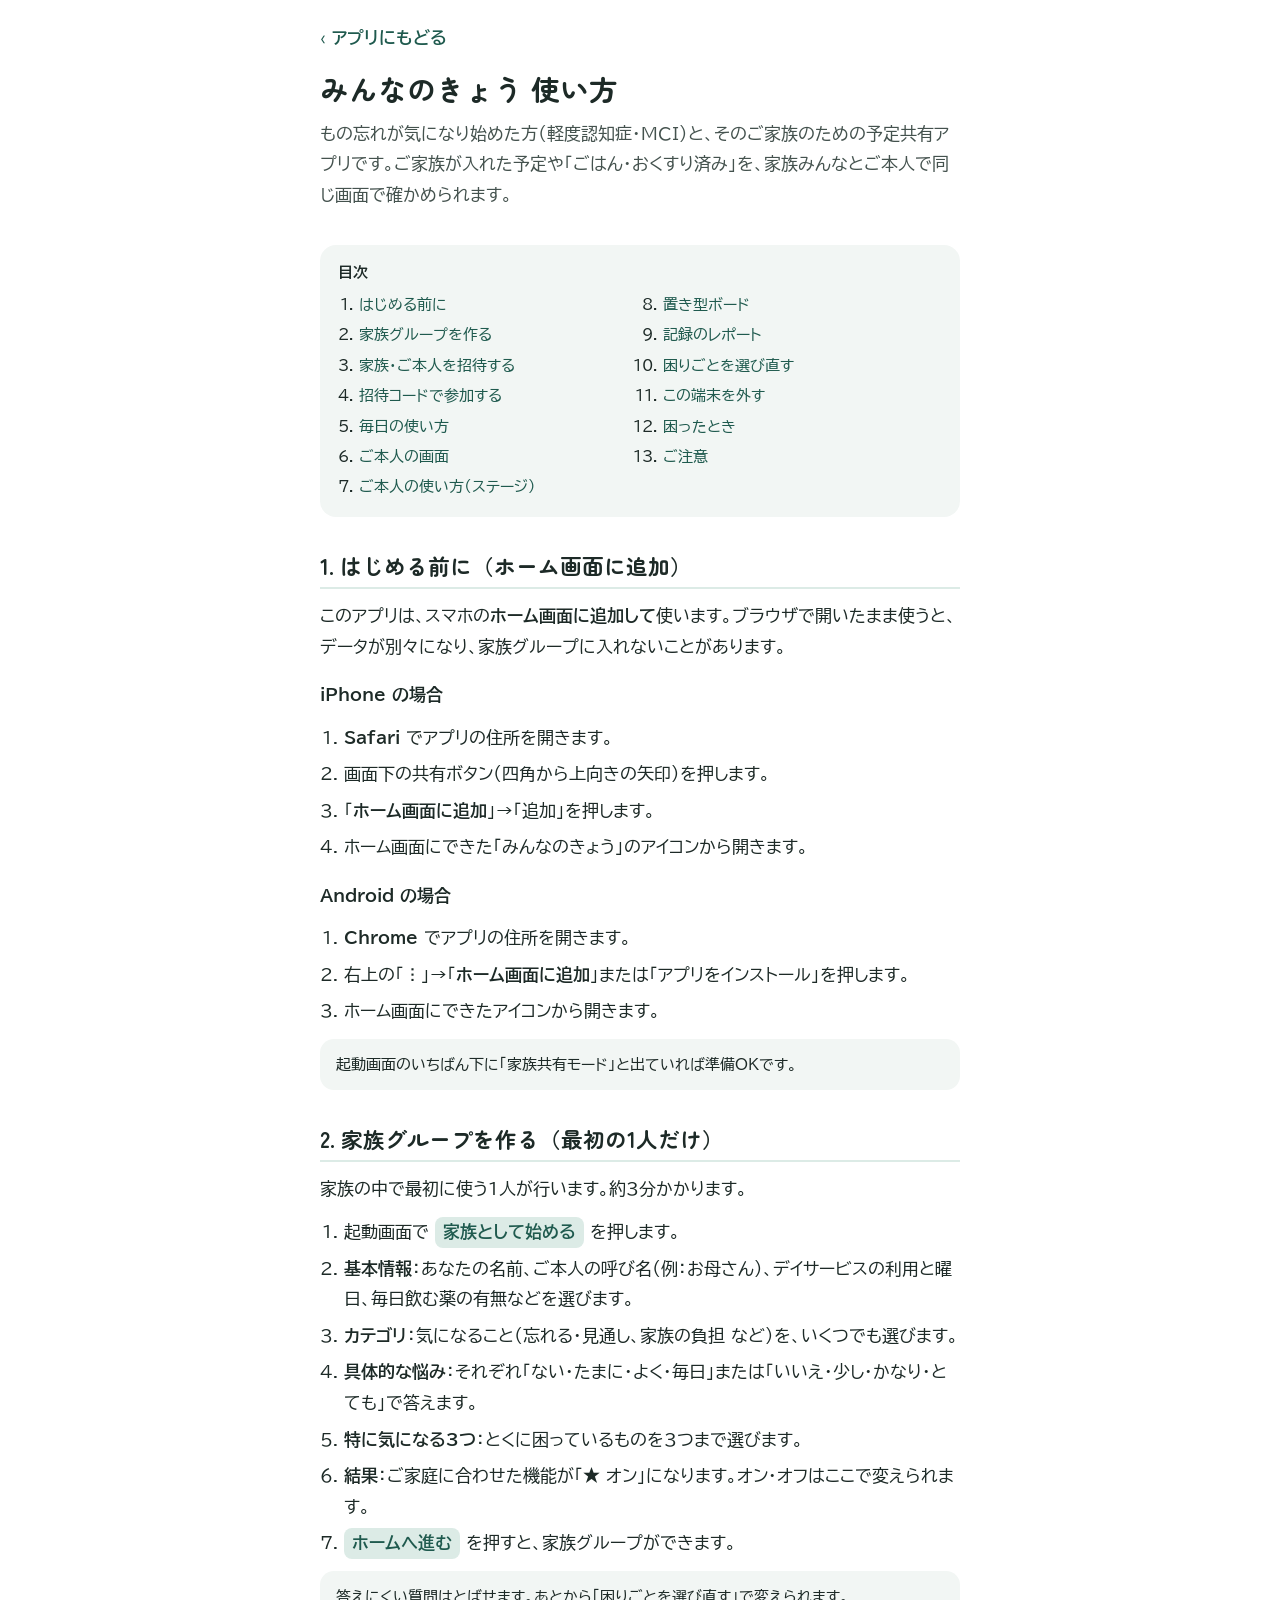
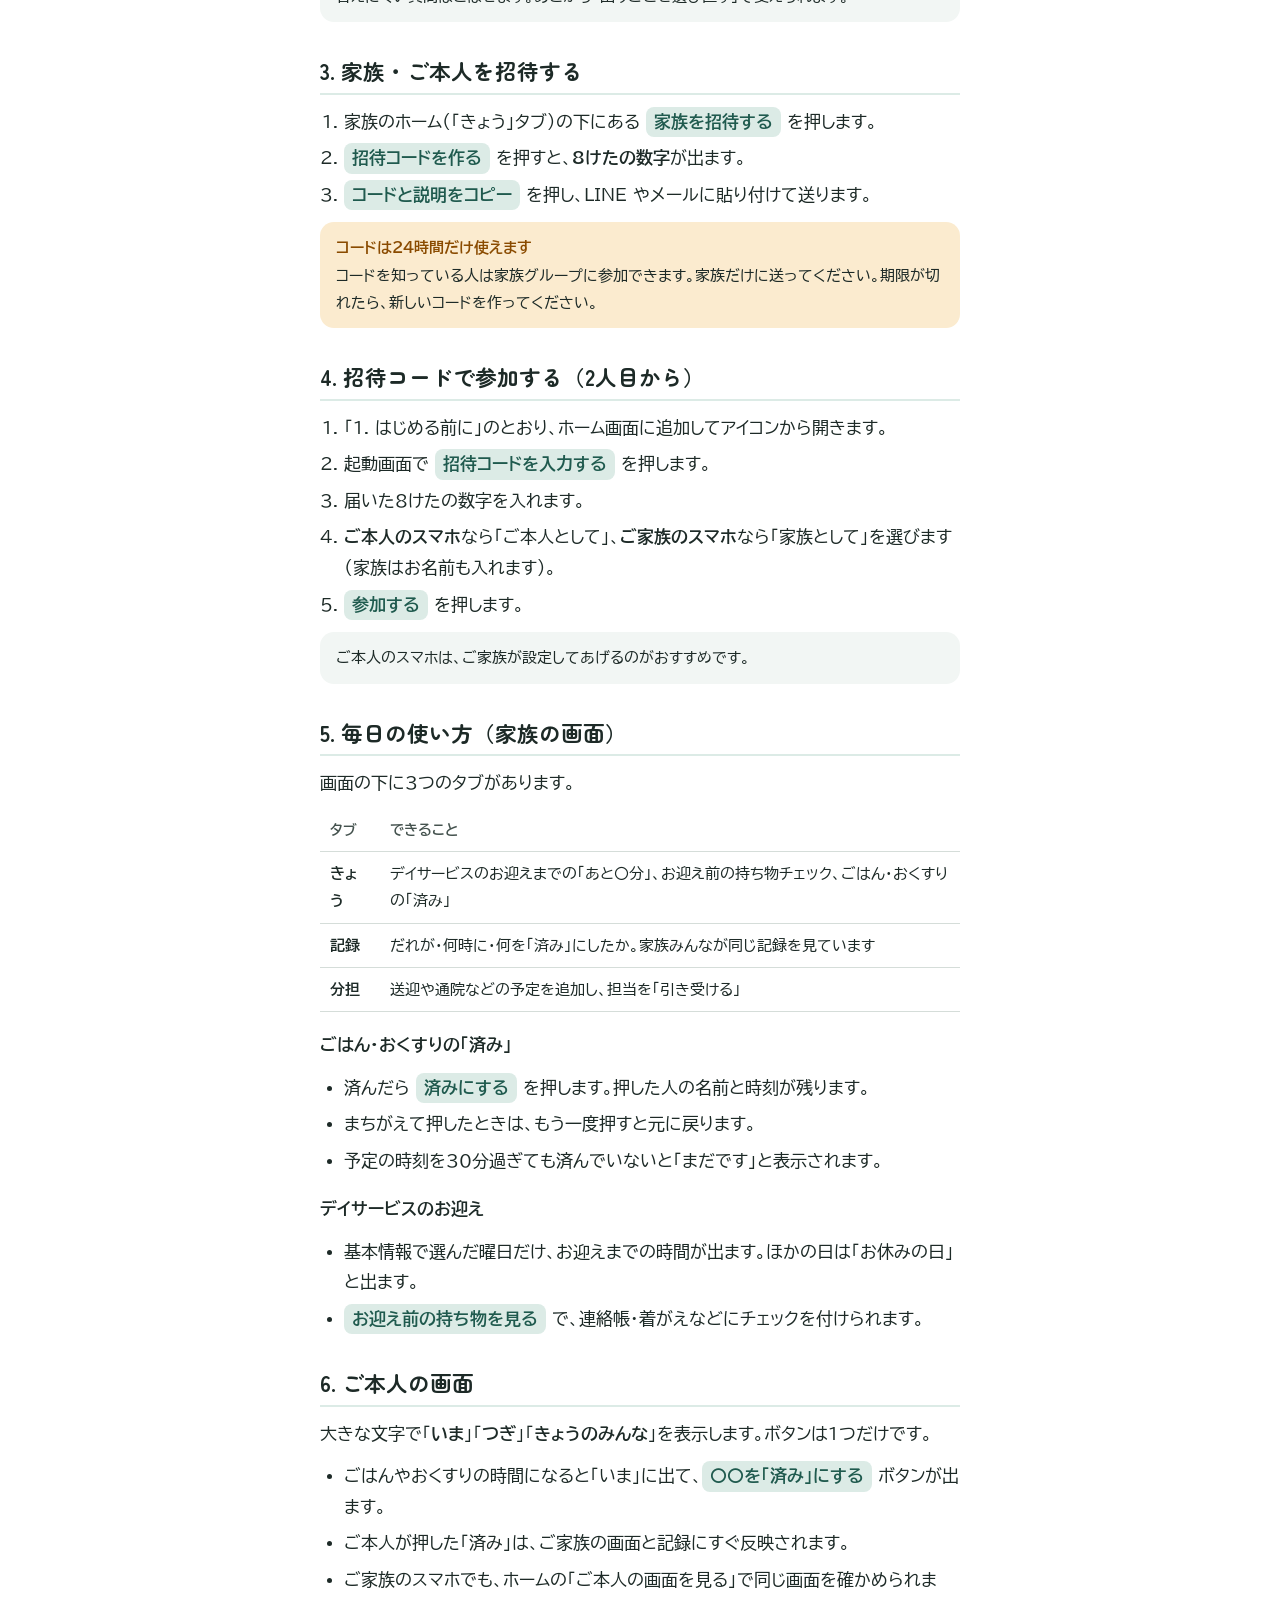
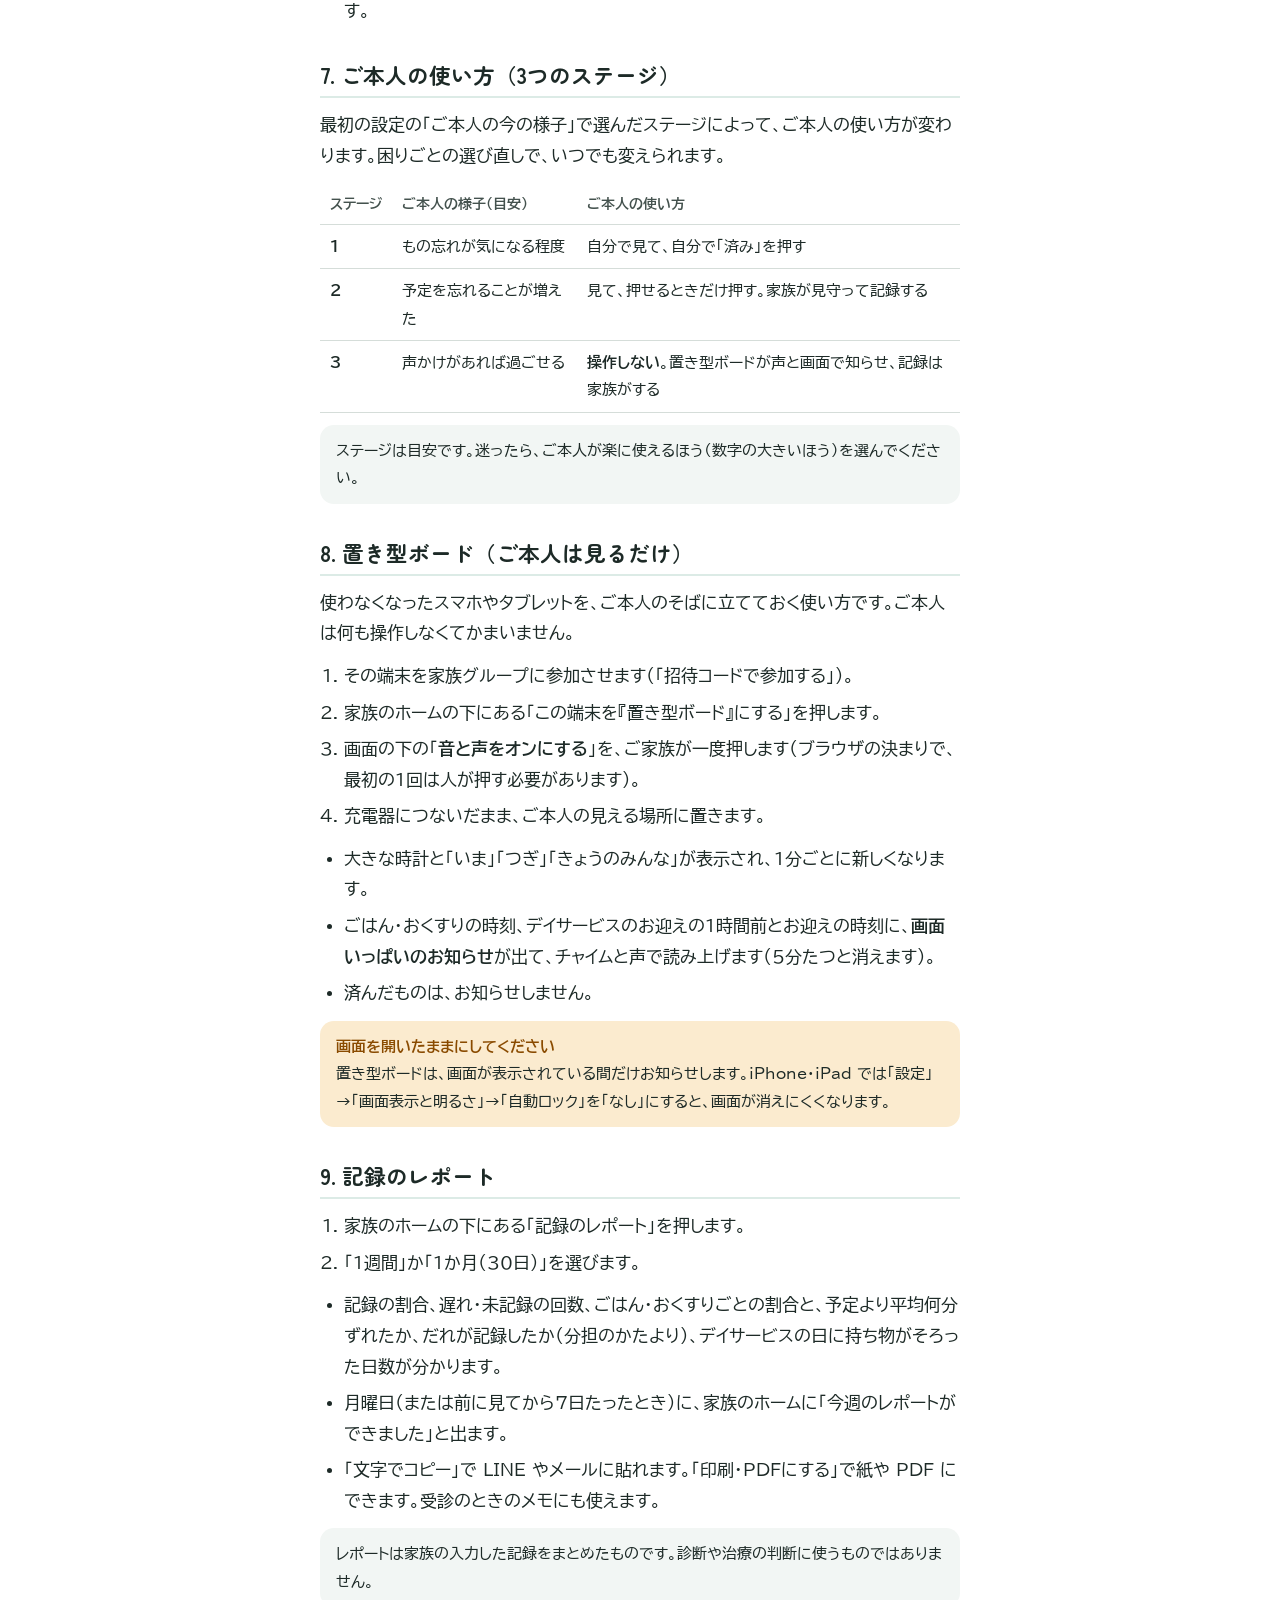
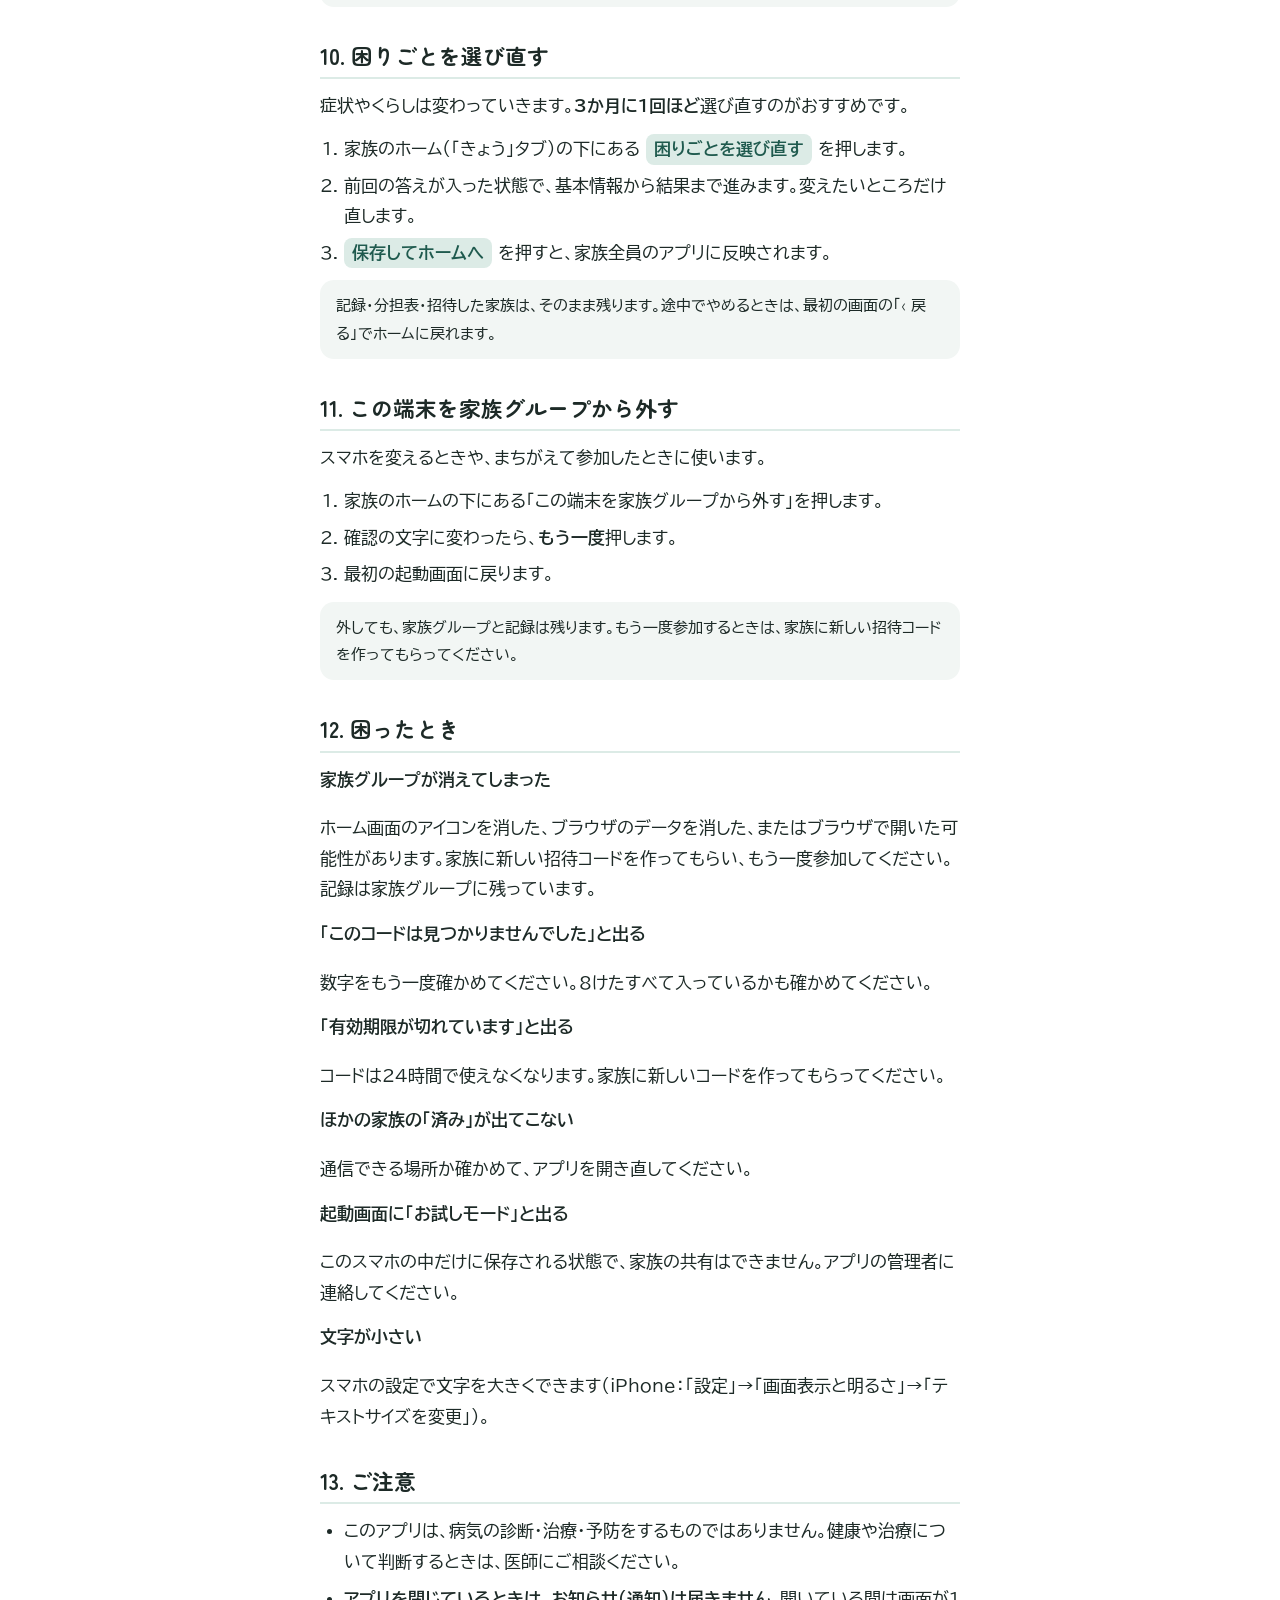
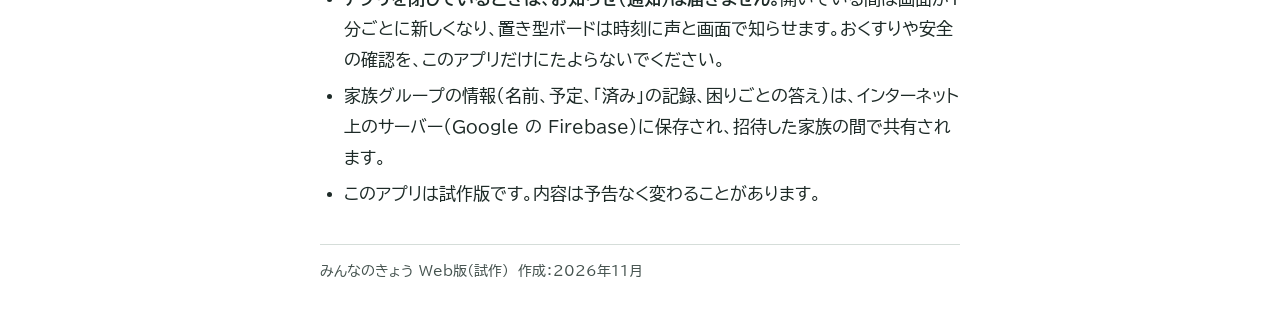
<file: minnanokyou-web/public/guide.html>
<!doctype html>
<html lang="ja">
<head>
<meta charset="utf-8">
<meta name="viewport" content="width=device-width, initial-scale=1, viewport-fit=cover">
<title>みんなのきょう 使い方</title>
<meta name="theme-color" content="#1F5A4E">
<link rel="icon" href="icons/icon-192.png">
<link rel="preconnect" href="https://fonts.googleapis.com"><link rel="preconnect" href="https://fonts.gstatic.com" crossorigin>
<link rel="stylesheet" href="https://fonts.googleapis.com/css2?family=BIZ+UDPGothic:wght@400;700&family=Zen+Maru+Gothic:wght@500;700&display=swap">
<style>
/* Layout: one readable column for families (large type, numbered steps only where order matters). */
:root{
  --bg:#FFFFFF; --sunk:#F2F6F4; --fg:#1D2A27; --muted:#44524E; --line:#D5DDD9; --accent:#1F5A4E; --accent-soft:#DCEBE6;
  --warm:#8A4B00; --warm-soft:#FBEBCF;
  --f-display:"Zen Maru Gothic","Hiragino Maru Gothic ProN","BIZ UDPGothic",sans-serif;
  --f-body:"BIZ UDPGothic","Hiragino Sans","Noto Sans JP",system-ui,sans-serif;
}
@media (prefers-color-scheme: dark){:root{--bg:#101614;--sunk:#18211F;--fg:#E4ECE8;--muted:#9AAAA4;--line:#2C3A36;--accent:#72BFAE;--accent-soft:#1F3A34;--warm:#F0B65A;--warm-soft:#3A2E17;color-scheme:dark}}
*{box-sizing:border-box}
body{margin:0;background:var(--bg);color:var(--fg);font-family:var(--f-body);font-size:17px;line-height:1.8;
  padding-left:max(18px,env(safe-area-inset-left,0px));padding-right:max(18px,env(safe-area-inset-right,0px));padding-block:calc(16px + env(safe-area-inset-top,0px)) 48px}
main{max-width:640px;margin:0 auto;display:flex;flex-direction:column;gap:34px}
header{display:flex;flex-direction:column;gap:10px}
.back{align-self:flex-start;color:var(--accent);font-weight:700;text-decoration:none;min-height:44px;display:flex;align-items:center}
h1{margin:0;font-family:var(--f-display);font-size:1.8rem;line-height:1.35}
.lead{margin:0;color:var(--muted)}
nav.toc{background:var(--sunk);border-radius:16px;padding:14px 18px}
nav.toc b{display:block;font-size:.95rem;margin-bottom:4px}
nav.toc ol{margin:0;padding-left:1.4em;columns:2;column-gap:24px;font-size:.95rem}
nav.toc a{color:var(--accent);text-decoration:none;line-height:2}
section{display:flex;flex-direction:column;gap:12px;scroll-margin-top:16px}
h2{margin:0;font-family:var(--f-display);font-size:1.35rem;line-height:1.4;padding-bottom:6px;border-bottom:2px solid var(--accent-soft)}
h3{margin:6px 0 0;font-size:1.05rem}
p{margin:0}
ol.steps,ul.list{margin:0;padding-left:1.4em;display:flex;flex-direction:column;gap:6px}
.btnlike{display:inline-block;font-weight:700;color:var(--accent);background:var(--accent-soft);border-radius:8px;padding:0 8px;white-space:nowrap}
.note{background:var(--warm-soft);border-radius:14px;padding:12px 16px;font-size:.95rem}
.note b{display:block;color:var(--warm)}
.tip{background:var(--sunk);border-radius:14px;padding:12px 16px;font-size:.95rem}
dl.faq{margin:0;display:flex;flex-direction:column;gap:14px}
dl.faq dt{font-weight:700}
dl.faq dd{margin:4px 0 0;color:var(--fg)}
table{border-collapse:collapse;width:100%;font-size:.95rem}
th,td{text-align:left;vertical-align:top;padding:8px 10px;border-bottom:1px solid var(--line)}
th{color:var(--muted);font-size:.85rem;white-space:nowrap}
.tbl{overflow-x:auto}
footer{color:var(--muted);font-size:.85rem;border-top:1px solid var(--line);padding-top:14px}
@media (max-width:420px){nav.toc ol{columns:1}}
</style>
</head>
<body>
<main>
<header>
  <a class="back" href="./">‹ アプリにもどる</a>
  <h1>みんなのきょう 使い方</h1>
  <p class="lead">もの忘れが気になり始めた方（軽度認知症・MCI）と、そのご家族のための予定共有アプリです。ご家族が入れた予定や「ごはん・おくすり済み」を、家族みんなとご本人で同じ画面で確かめられます。</p>
</header>

<nav class="toc" aria-label="目次"><b>目次</b><ol>
  <li><a href="#start">はじめる前に</a></li>
  <li><a href="#create">家族グループを作る</a></li>
  <li><a href="#invite">家族・ご本人を招待する</a></li>
  <li><a href="#join">招待コードで参加する</a></li>
  <li><a href="#daily">毎日の使い方</a></li>
  <li><a href="#self">ご本人の画面</a></li>
  <li><a href="#stage">ご本人の使い方（ステージ）</a></li>
  <li><a href="#board">置き型ボード</a></li>
  <li><a href="#report">記録のレポート</a></li>
  <li><a href="#redo">困りごとを選び直す</a></li>
  <li><a href="#leave">この端末を外す</a></li>
  <li><a href="#faq">困ったとき</a></li>
  <li><a href="#notice">ご注意</a></li>
</ol></nav>

<section id="start">
  <h2>1. はじめる前に（ホーム画面に追加）</h2>
  <p>このアプリは、スマホの<b>ホーム画面に追加して</b>使います。ブラウザで開いたまま使うと、データが別々になり、家族グループに入れないことがあります。</p>
  <h3>iPhone の場合</h3>
  <ol class="steps">
    <li><b>Safari</b> でアプリの住所を開きます。</li>
    <li>画面下の共有ボタン（四角から上向きの矢印）を押します。</li>
    <li>「<b>ホーム画面に追加</b>」→「追加」を押します。</li>
    <li>ホーム画面にできた「みんなのきょう」のアイコンから開きます。</li>
  </ol>
  <h3>Android の場合</h3>
  <ol class="steps">
    <li><b>Chrome</b> でアプリの住所を開きます。</li>
    <li>右上の「︙」→「<b>ホーム画面に追加</b>」または「アプリをインストール」を押します。</li>
    <li>ホーム画面にできたアイコンから開きます。</li>
  </ol>
  <p class="tip">起動画面のいちばん下に「家族共有モード」と出ていれば準備OKです。</p>
</section>

<section id="create">
  <h2>2. 家族グループを作る（最初の1人だけ）</h2>
  <p>家族の中で最初に使う1人が行います。約3分かかります。</p>
  <ol class="steps">
    <li>起動画面で <span class="btnlike">家族として始める</span> を押します。</li>
    <li><b>基本情報</b>：あなたの名前、ご本人の呼び名（例：お母さん）、デイサービスの利用と曜日、毎日飲む薬の有無などを選びます。</li>
    <li><b>カテゴリ</b>：気になること（忘れる・見通し、家族の負担 など）を、いくつでも選びます。</li>
    <li><b>具体的な悩み</b>：それぞれ「ない・たまに・よく・毎日」または「いいえ・少し・かなり・とても」で答えます。</li>
    <li><b>特に気になる3つ</b>：とくに困っているものを3つまで選びます。</li>
    <li><b>結果</b>：ご家庭に合わせた機能が「★ オン」になります。オン・オフはここで変えられます。</li>
    <li><span class="btnlike">ホームへ進む</span> を押すと、家族グループができます。</li>
  </ol>
  <p class="tip">答えにくい質問はとばせます。あとから「困りごとを選び直す」で変えられます。</p>
</section>

<section id="invite">
  <h2>3. 家族・ご本人を招待する</h2>
  <ol class="steps">
    <li>家族のホーム（「きょう」タブ）の下にある <span class="btnlike">家族を招待する</span> を押します。</li>
    <li><span class="btnlike">招待コードを作る</span> を押すと、<b>8けたの数字</b>が出ます。</li>
    <li><span class="btnlike">コードと説明をコピー</span> を押し、LINE やメールに貼り付けて送ります。</li>
  </ol>
  <div class="note"><b>コードは24時間だけ使えます</b>コードを知っている人は家族グループに参加できます。家族だけに送ってください。期限が切れたら、新しいコードを作ってください。</div>
</section>

<section id="join">
  <h2>4. 招待コードで参加する（2人目から）</h2>
  <ol class="steps">
    <li>「1. はじめる前に」のとおり、ホーム画面に追加してアイコンから開きます。</li>
    <li>起動画面で <span class="btnlike">招待コードを入力する</span> を押します。</li>
    <li>届いた8けたの数字を入れます。</li>
    <li><b>ご本人のスマホ</b>なら「ご本人として」、<b>ご家族のスマホ</b>なら「家族として」を選びます（家族はお名前も入れます）。</li>
    <li><span class="btnlike">参加する</span> を押します。</li>
  </ol>
  <p class="tip">ご本人のスマホは、ご家族が設定してあげるのがおすすめです。</p>
</section>

<section id="daily">
  <h2>5. 毎日の使い方（家族の画面）</h2>
  <p>画面の下に3つのタブがあります。</p>
  <div class="tbl"><table>
    <tr><th>タブ</th><th>できること</th></tr>
    <tr><td><b>きょう</b></td><td>デイサービスのお迎えまでの「あと〇分」、お迎え前の持ち物チェック、ごはん・おくすりの「済み」</td></tr>
    <tr><td><b>記録</b></td><td>だれが・何時に・何を「済み」にしたか。家族みんなが同じ記録を見ています</td></tr>
    <tr><td><b>分担</b></td><td>送迎や通院などの予定を追加し、担当を「引き受ける」</td></tr>
  </table></div>
  <h3>ごはん・おくすりの「済み」</h3>
  <ul class="list">
    <li>済んだら <span class="btnlike">済みにする</span> を押します。押した人の名前と時刻が残ります。</li>
    <li>まちがえて押したときは、もう一度押すと元に戻ります。</li>
    <li>予定の時刻を30分過ぎても済んでいないと「まだです」と表示されます。</li>
  </ul>
  <h3>デイサービスのお迎え</h3>
  <ul class="list">
    <li>基本情報で選んだ曜日だけ、お迎えまでの時間が出ます。ほかの日は「お休みの日」と出ます。</li>
    <li><span class="btnlike">お迎え前の持ち物を見る</span> で、連絡帳・着がえなどにチェックを付けられます。</li>
  </ul>
</section>

<section id="self">
  <h2>6. ご本人の画面</h2>
  <p>大きな文字で「<b>いま</b>」「<b>つぎ</b>」「<b>きょうのみんな</b>」を表示します。ボタンは1つだけです。</p>
  <ul class="list">
    <li>ごはんやおくすりの時間になると「いま」に出て、<span class="btnlike">〇〇を「済み」にする</span> ボタンが出ます。</li>
    <li>ご本人が押した「済み」は、ご家族の画面と記録にすぐ反映されます。</li>
    <li>ご家族のスマホでも、ホームの「ご本人の画面を見る」で同じ画面を確かめられます。</li>
  </ul>
</section>

<section id="stage">
  <h2>7. ご本人の使い方（3つのステージ）</h2>
  <p>最初の設定の「ご本人の今の様子」で選んだステージによって、ご本人の使い方が変わります。困りごとの選び直しで、いつでも変えられます。</p>
  <div class="tbl"><table>
    <tr><th>ステージ</th><th>ご本人の様子（目安）</th><th>ご本人の使い方</th></tr>
    <tr><td><b>1</b></td><td>もの忘れが気になる程度</td><td>自分で見て、自分で「済み」を押す</td></tr>
    <tr><td><b>2</b></td><td>予定を忘れることが増えた</td><td>見て、押せるときだけ押す。家族が見守って記録する</td></tr>
    <tr><td><b>3</b></td><td>声かけがあれば過ごせる</td><td><b>操作しない</b>。置き型ボードが声と画面で知らせ、記録は家族がする</td></tr>
  </table></div>
  <p class="tip">ステージは目安です。迷ったら、ご本人が楽に使えるほう（数字の大きいほう）を選んでください。</p>
</section>

<section id="board">
  <h2>8. 置き型ボード（ご本人は見るだけ）</h2>
  <p>使わなくなったスマホやタブレットを、ご本人のそばに立てておく使い方です。ご本人は何も操作しなくてかまいません。</p>
  <ol class="steps">
    <li>その端末を家族グループに参加させます（「招待コードで参加する」）。</li>
    <li>家族のホームの下にある「この端末を『置き型ボード』にする」を押します。</li>
    <li>画面の下の「<b>音と声をオンにする</b>」を、ご家族が一度押します（ブラウザの決まりで、最初の1回は人が押す必要があります）。</li>
    <li>充電器につないだまま、ご本人の見える場所に置きます。</li>
  </ol>
  <ul class="list">
    <li>大きな時計と「いま」「つぎ」「きょうのみんな」が表示され、1分ごとに新しくなります。</li>
    <li>ごはん・おくすりの時刻、デイサービスのお迎えの1時間前とお迎えの時刻に、<b>画面いっぱいのお知らせ</b>が出て、チャイムと声で読み上げます（5分たつと消えます）。</li>
    <li>済んだものは、お知らせしません。</li>
  </ul>
  <div class="note"><b>画面を開いたままにしてください</b>置き型ボードは、画面が表示されている間だけお知らせします。iPhone・iPad では「設定」→「画面表示と明るさ」→「自動ロック」を「なし」にすると、画面が消えにくくなります。</div>
</section>

<section id="report">
  <h2>9. 記録のレポート</h2>
  <ol class="steps">
    <li>家族のホームの下にある「記録のレポート」を押します。</li>
    <li>「1週間」か「1か月（30日）」を選びます。</li>
  </ol>
  <ul class="list">
    <li>記録の割合、遅れ・未記録の回数、ごはん・おくすりごとの割合と、予定より平均何分ずれたか、だれが記録したか（分担のかたより）、デイサービスの日に持ち物がそろった日数が分かります。</li>
    <li>月曜日（または前に見てから7日たったとき）に、家族のホームに「今週のレポートができました」と出ます。</li>
    <li>「文字でコピー」で LINE やメールに貼れます。「印刷・PDFにする」で紙や PDF にできます。受診のときのメモにも使えます。</li>
  </ul>
  <p class="tip">レポートは家族の入力した記録をまとめたものです。診断や治療の判断に使うものではありません。</p>
</section>

<section id="redo">
  <h2>10. 困りごとを選び直す</h2>
  <p>症状やくらしは変わっていきます。<b>3か月に1回ほど</b>選び直すのがおすすめです。</p>
  <ol class="steps">
    <li>家族のホーム（「きょう」タブ）の下にある <span class="btnlike">困りごとを選び直す</span> を押します。</li>
    <li>前回の答えが入った状態で、基本情報から結果まで進みます。変えたいところだけ直します。</li>
    <li><span class="btnlike">保存してホームへ</span> を押すと、家族全員のアプリに反映されます。</li>
  </ol>
  <p class="tip">記録・分担表・招待した家族は、そのまま残ります。途中でやめるときは、最初の画面の「‹ 戻る」でホームに戻れます。</p>
</section>

<section id="leave">
  <h2>11. この端末を家族グループから外す</h2>
  <p>スマホを変えるときや、まちがえて参加したときに使います。</p>
  <ol class="steps">
    <li>家族のホームの下にある「この端末を家族グループから外す」を押します。</li>
    <li>確認の文字に変わったら、<b>もう一度</b>押します。</li>
    <li>最初の起動画面に戻ります。</li>
  </ol>
  <p class="tip">外しても、家族グループと記録は残ります。もう一度参加するときは、家族に新しい招待コードを作ってもらってください。</p>
</section>

<section id="faq">
  <h2>12. 困ったとき</h2>
  <dl class="faq">
    <dt>家族グループが消えてしまった</dt>
    <dd>ホーム画面のアイコンを消した、ブラウザのデータを消した、またはブラウザで開いた可能性があります。家族に新しい招待コードを作ってもらい、もう一度参加してください。記録は家族グループに残っています。</dd>
    <dt>「このコードは見つかりませんでした」と出る</dt>
    <dd>数字をもう一度確かめてください。8けたすべて入っているかも確かめてください。</dd>
    <dt>「有効期限が切れています」と出る</dt>
    <dd>コードは24時間で使えなくなります。家族に新しいコードを作ってもらってください。</dd>
    <dt>ほかの家族の「済み」が出てこない</dt>
    <dd>通信できる場所か確かめて、アプリを開き直してください。</dd>
    <dt>起動画面に「お試しモード」と出る</dt>
    <dd>このスマホの中だけに保存される状態で、家族の共有はできません。アプリの管理者に連絡してください。</dd>
    <dt>文字が小さい</dt>
    <dd>スマホの設定で文字を大きくできます（iPhone：「設定」→「画面表示と明るさ」→「テキストサイズを変更」）。</dd>
  </dl>
</section>

<section id="notice">
  <h2>13. ご注意</h2>
  <ul class="list">
    <li>このアプリは、病気の診断・治療・予防をするものではありません。健康や治療について判断するときは、医師にご相談ください。</li>
    <li><b>アプリを閉じているときは、お知らせ（通知）は届きません。</b>開いている間は画面が1分ごとに新しくなり、置き型ボードは時刻に声と画面で知らせます。おくすりや安全の確認を、このアプリだけにたよらないでください。</li>
    <li>家族グループの情報（名前、予定、「済み」の記録、困りごとの答え）は、インターネット上のサーバー（Google の Firebase）に保存され、招待した家族の間で共有されます。</li>
    <li>このアプリは試作版です。内容は予告なく変わることがあります。</li>
  </ul>
</section>

<footer>みんなのきょう Web版（試作）　作成：2026年11月</footer>
</main>
</body>
</html>
</file>
